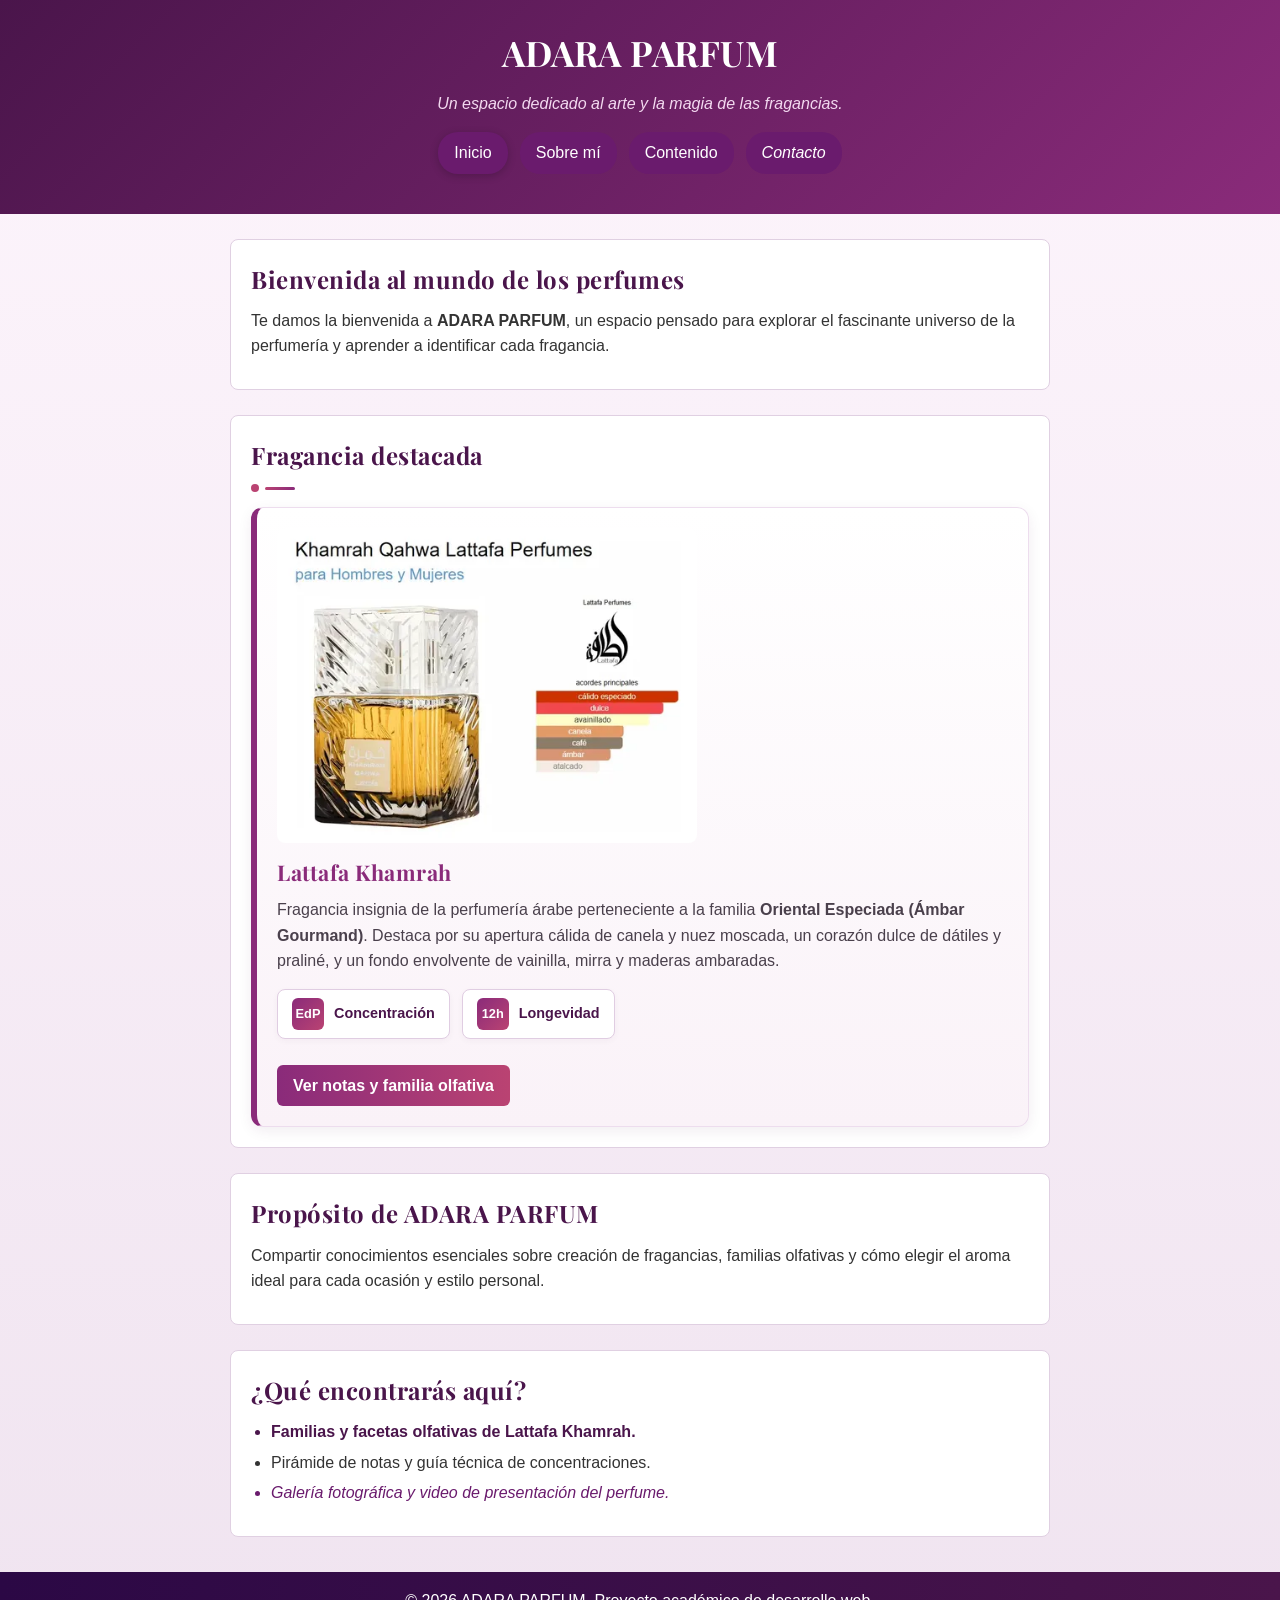
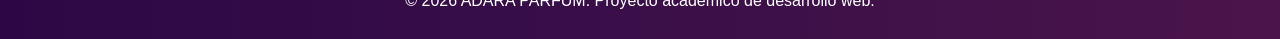
<file: index.html>
<!DOCTYPE html>
<html lang="es">

<head>
    <meta charset="UTF-8">
    <meta name="viewport" content="width=device-width, initial-scale=1.0">
    <title>ADARA PARFUM | Inicio</title>
    <link rel="stylesheet" href="style.css">
</head>

<body>

    <header>
        <h1>ADARA PARFUM</h1>
        <p>Un espacio dedicado al arte y la magia de las fragancias.</p>
        <nav class="menu">
            <ul class="menu__lista">
                <li class="menu__item"><a href="index.html" class="menu__enlace menu__enlace--activo">Inicio</a></li>
                <li class="menu__item"><a href="sobre-mi.html" class="menu__enlace">Sobre mí</a></li>
                <li class="menu__item"><a href="contenido.html" class="menu__enlace">Contenido</a></li>
                <li class="menu__item"><a href="contacto.html" class="menu__enlace">Contacto</a></li>
            </ul>
        </nav>
    </header>

    <main>
        <section id="presentacion">
            <h2>Bienvenida al mundo de los perfumes</h2>
            <p>
                Te damos la bienvenida a <strong>ADARA PARFUM</strong>, un espacio pensado para explorar el fascinante
                universo de la perfumería y aprender a identificar cada fragancia.
            </p>
        </section>

        <section id="proyecto-destacado">
            <h2>Fragancia destacada</h2>
            <div class="detalle-decorativo">
                <span class="punto-circulo"></span>
                <span class="linea-cuadrada"></span>
            </div>
            <article class="tarjeta tarjeta--destacada">
                <img src="recursos/khamram.jpg" alt="Frasco de cristal del perfume Lattafa Khamrah" class="tarjeta__imagen">
                <h3 class="tarjeta__titulo tarjeta__titulo--resaltado">Lattafa Khamrah</h3>
                <p class="tarjeta__texto">Fragancia insignia de la perfumería árabe perteneciente a la familia <strong>Oriental Especiada (Ámbar Gourmand)</strong>. Destaca por su apertura cálida de canela y nuez moscada, un corazón dulce de dátiles y praliné, y un fondo envolvente de vainilla, mirra y maderas ambaradas.</p>
                <div class="badges-contenedor">
                    <div class="tarjeta-metrica">
                        <span class="figura-cuadrado">EdP</span>
                        <span class="tarjeta-metrica__etiqueta">Concentración</span>
                    </div>
                    <div class="tarjeta-metrica">
                        <span class="figura-cuadrado">12h</span>
                        <span class="tarjeta-metrica__etiqueta">Longevidad</span>
                    </div>
                </div>
                <br>
                <a href="contenido.html" class="tarjeta__enlace tarjeta__enlace--primario">Ver notas y familia olfativa</a>
            </article>
        </section>

        <section id="proposito">
            <h2>Propósito de ADARA PARFUM</h2>
            <p>
                Compartir conocimientos esenciales sobre creación de fragancias, familias olfativas y cómo elegir el
                aroma ideal para cada ocasión y estilo personal.
            </p>
        </section>

        <section id="oferta">
            <h2>¿Qué encontrarás aquí?</h2>
            <ul>
                <li>Familias y facetas olfativas de Lattafa Khamrah.</li>
                <li>Pirámide de notas y guía técnica de concentraciones.</li>
                <li>Galería fotográfica y video de presentación del perfume.</li>
            </ul>
        </section>
    </main>

    <footer>
        <p>&copy; 2026 ADARA PARFUM. Proyecto académico de desarrollo web.</p>
    </footer>

</body>

</html>
</file>
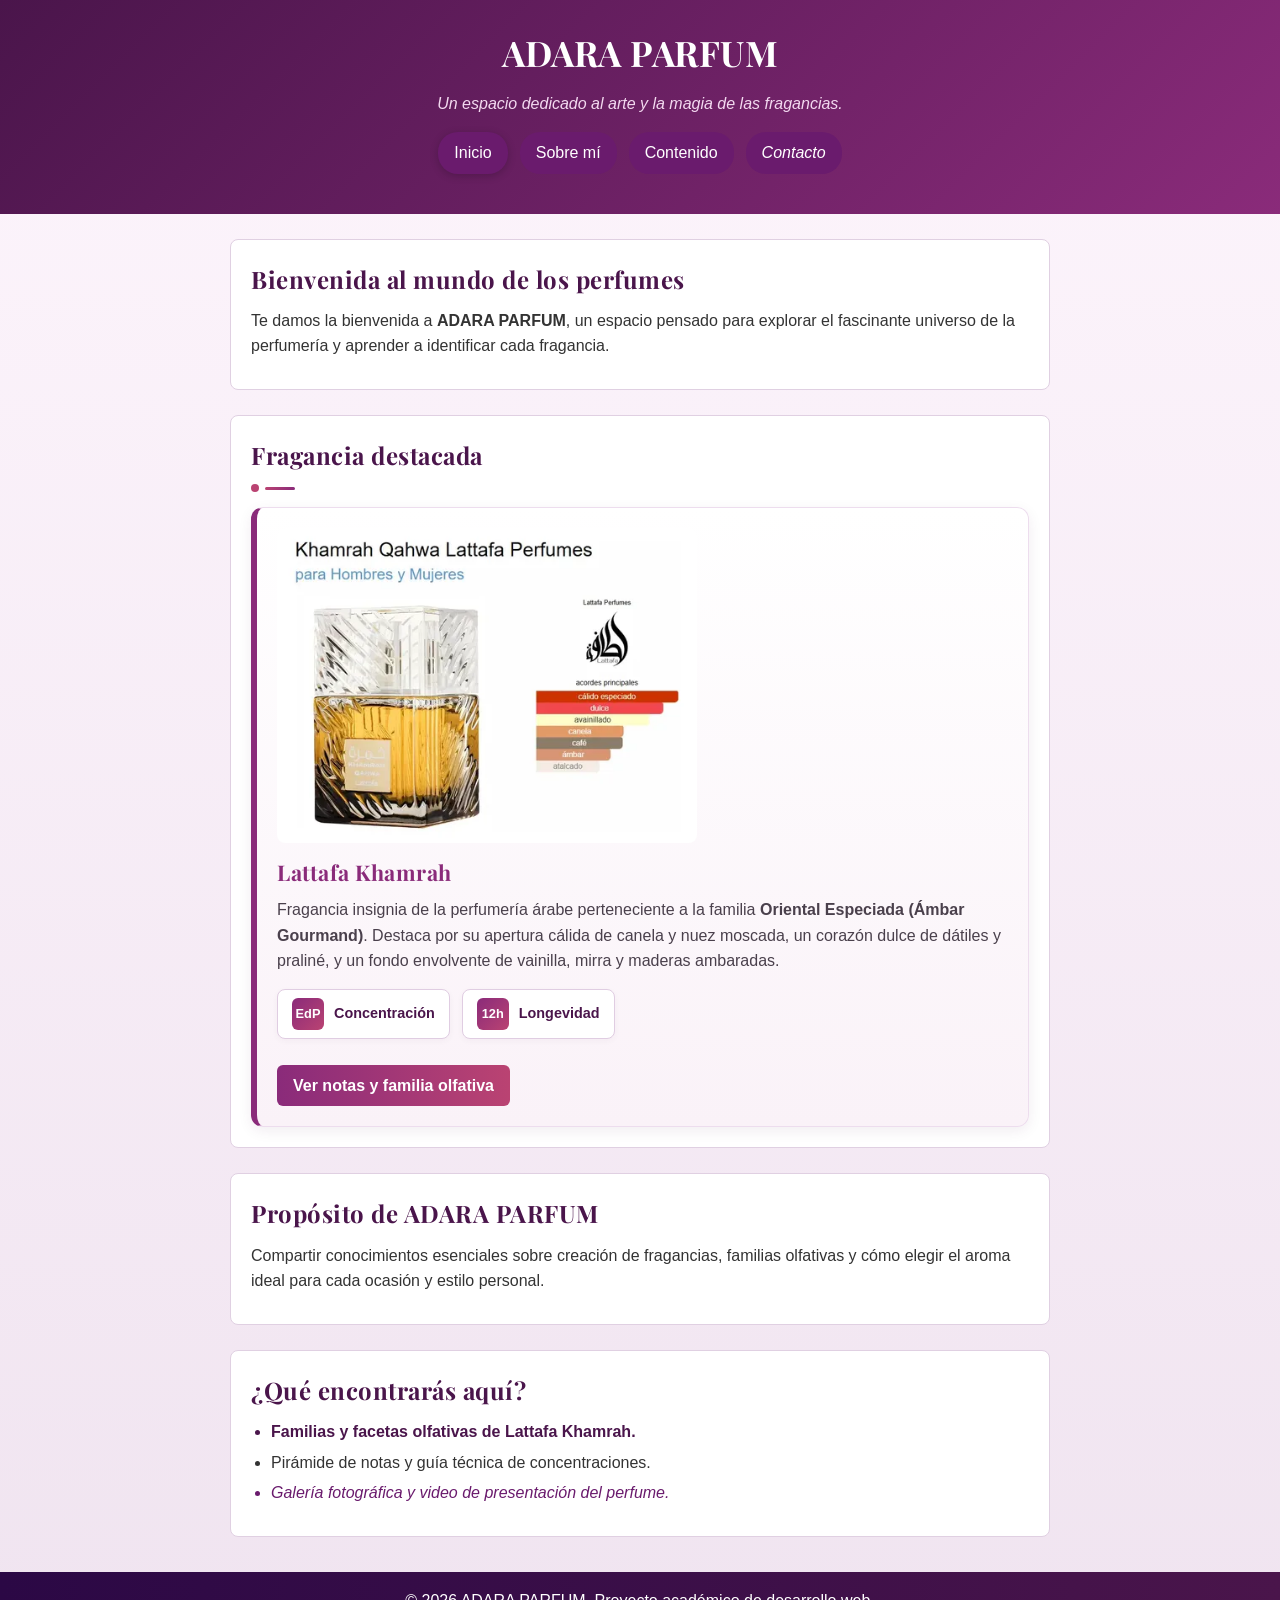
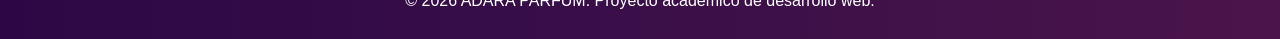
<file: html/index.html>
<!DOCTYPE html>
<html lang="es">

<head>
    <meta charset="UTF-8">
    <meta name="viewport" content="width=device-width, initial-scale=1.0">
    <title>ADARA PARFUM | Inicio</title>
    <link rel="stylesheet" href="../style/style.css">
</head>

<body>

    <header>
        <h1>ADARA PARFUM</h1>
        <p>Un espacio dedicado al arte y la magia de las fragancias.</p>
        <nav class="menu">
            <ul class="menu__lista">
                <li class="menu__item"><a href="index.html" class="menu__enlace menu__enlace--activo">Inicio</a></li>
                <li class="menu__item"><a href="sobre-mi.html" class="menu__enlace">Sobre mí</a></li>
                <li class="menu__item"><a href="contenido.html" class="menu__enlace">Contenido</a></li>
                <li class="menu__item"><a href="contacto.html" class="menu__enlace">Contacto</a></li>
            </ul>
        </nav>
    </header>

    <main>
        <section id="presentacion">
            <h2>Bienvenida al mundo de los perfumes</h2>
            <p>
                Te damos la bienvenida a <strong>ADARA PARFUM</strong>, un espacio pensado para explorar el fascinante
                universo de la perfumería y aprender a identificar cada fragancia.
            </p>
        </section>

        <section id="proyecto-destacado">
            <h2>Fragancia destacada</h2>
            <div class="detalle-decorativo">
                <span class="punto-circulo"></span>
                <span class="linea-cuadrada"></span>
            </div>
            <article class="tarjeta tarjeta--destacada">
                <img src="../recursos/khamram.jpg" alt="Frasco de cristal del perfume Lattafa Khamrah" class="tarjeta__imagen">
                <h3 class="tarjeta__titulo tarjeta__titulo--resaltado">Lattafa Khamrah</h3>
                <p class="tarjeta__texto">Fragancia insignia de la perfumería árabe perteneciente a la familia <strong>Oriental Especiada (Ámbar Gourmand)</strong>. Destaca por su apertura cálida de canela y nuez moscada, un corazón dulce de dátiles y praliné, y un fondo envolvente de vainilla, mirra y maderas ambaradas.</p>
                <div class="badges-contenedor">
                    <div class="tarjeta-metrica">
                        <span class="figura-cuadrado">EdP</span>
                        <span class="tarjeta-metrica__etiqueta">Concentración</span>
                    </div>
                    <div class="tarjeta-metrica">
                        <span class="figura-cuadrado">12h</span>
                        <span class="tarjeta-metrica__etiqueta">Longevidad</span>
                    </div>
                </div>
                <br>
                <a href="contenido.html" class="tarjeta__enlace tarjeta__enlace--primario">Ver notas y familia olfativa</a>
            </article>
        </section>

        <section id="proposito">
            <h2>Propósito de ADARA PARFUM</h2>
            <p>
                Compartir conocimientos esenciales sobre creación de fragancias, familias olfativas y cómo elegir el
                aroma ideal para cada ocasión y estilo personal.
            </p>
        </section>

        <section id="oferta">
            <h2>¿Qué encontrarás aquí?</h2>
            <ul>
                <li>Familias y facetas olfativas de Lattafa Khamrah.</li>
                <li>Pirámide de notas y guía técnica de concentraciones.</li>
                <li>Galería fotográfica y video de presentación del perfume.</li>
            </ul>
        </section>
    </main>

    <footer>
        <p>&copy; 2026 ADARA PARFUM. Proyecto académico de desarrollo web.</p>
    </footer>

</body>

</html>
</file>
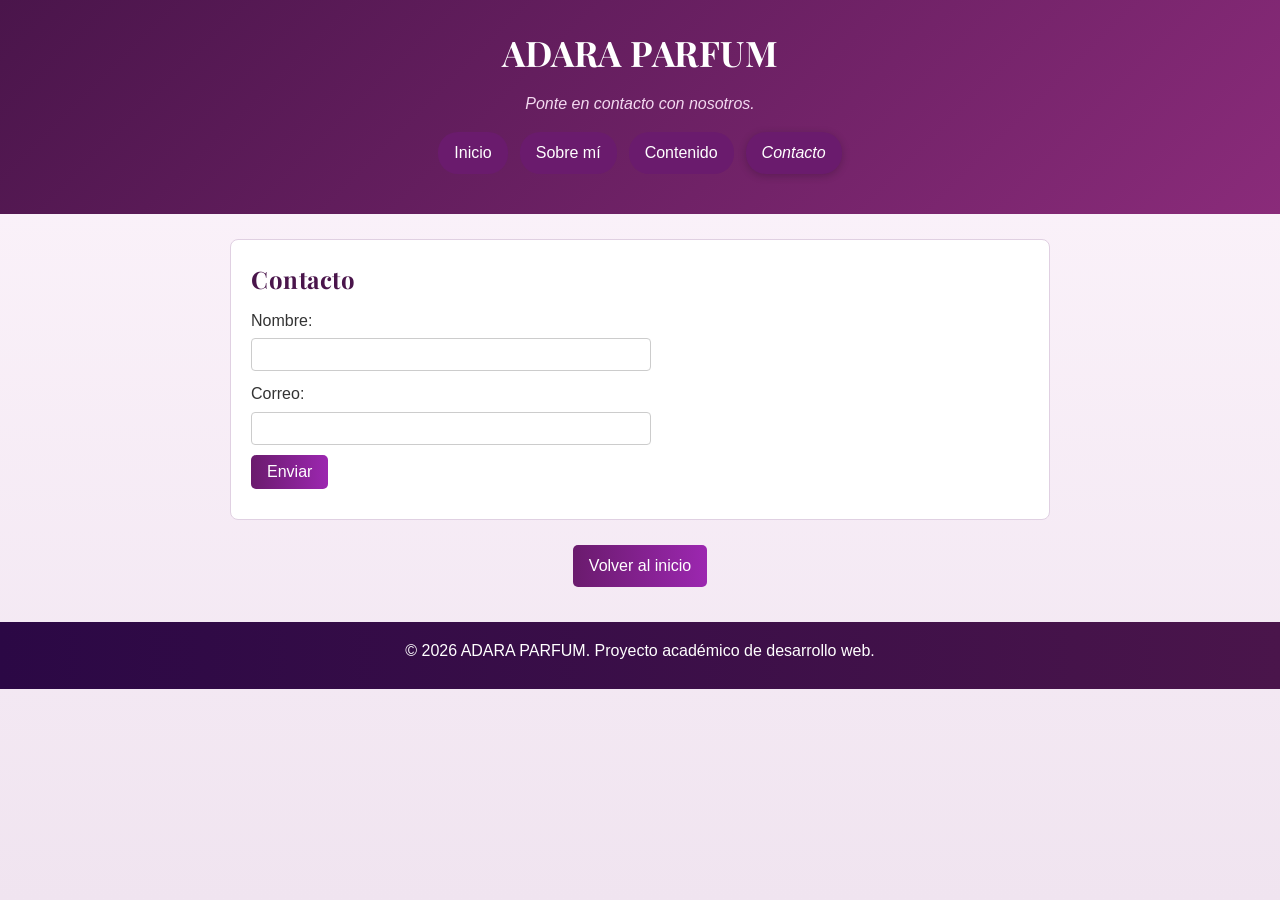
<file: contacto.html>
<!DOCTYPE html>
<html lang="es">

<head>
    <meta charset="UTF-8">
    <meta name="viewport" content="width=device-width, initial-scale=1.0">
    <title>ADARA PARFUM | Contacto</title>
    <link rel="stylesheet" href="style.css">
</head>

<body>

    <header>
        <h1>ADARA PARFUM</h1>
        <p>Ponte en contacto con nosotros.</p>
        <nav class="menu">
            <ul class="menu__lista">
                <li class="menu__item"><a href="index.html" class="menu__enlace">Inicio</a></li>
                <li class="menu__item"><a href="sobre-mi.html" class="menu__enlace">Sobre mí</a></li>
                <li class="menu__item"><a href="contenido.html" class="menu__enlace">Contenido</a></li>
                <li class="menu__item"><a href="contacto.html" class="menu__enlace menu__enlace--activo">Contacto</a></li>
            </ul>
        </nav>
    </header>

    <main>
        <section id="formulario-contacto">
            <h2>Contacto</h2>
            <form id="form-contacto" action="contacto.html" method="get">
                <p>
                    <label for="nombre">Nombre:</label><br>
                    <input type="text" id="nombre" name="nombre" required>
                </p>
                <p>
                    <label for="correo">Correo:</label><br>
                    <input type="email" id="correo" name="correo" required>
                </p>
                <p>
                    <button type="submit" class="btn-enlace">Enviar</button>
                </p>
            </form>
        </section>

        <section id="resultado" style="display: none;">
            <h2>Datos enviados</h2>
            <p><strong>Nombre:</strong> <span id="mostrar-nombre"></span></p>
            <p><strong>Correo:</strong> <span id="mostrar-correo"></span></p>
        </section>

        <p class="acceso-rapido">
            <a href="index.html" class="btn-enlace">Volver al inicio</a>
        </p>
    </main>

    <footer>
        <p>&copy; 2026 ADARA PARFUM. Proyecto académico de desarrollo web.</p>
    </footer>

    <script>
        function procesarDatos() {
            var params = new URLSearchParams(window.location.search);
            var nombreUrl = params.get('nombre');
            var correoUrl = params.get('correo');
            if (nombreUrl && correoUrl) {
                document.getElementById('nombre').value = nombreUrl;
                document.getElementById('correo').value = correoUrl;
                document.getElementById('mostrar-nombre').textContent = nombreUrl;
                document.getElementById('mostrar-correo').textContent = correoUrl;
                document.getElementById('resultado').style.display = 'block';
            }
        }

        document.getElementById('form-contacto').addEventListener('submit', function (event) {
            event.preventDefault();
            var n = document.getElementById('nombre').value;
            var c = document.getElementById('correo').value;
            if (n && c) {
                document.getElementById('mostrar-nombre').textContent = n;
                document.getElementById('mostrar-correo').textContent = c;
                document.getElementById('resultado').style.display = 'block';
            }
        });

        procesarDatos();
    </script>

</body>

</html>
</file>
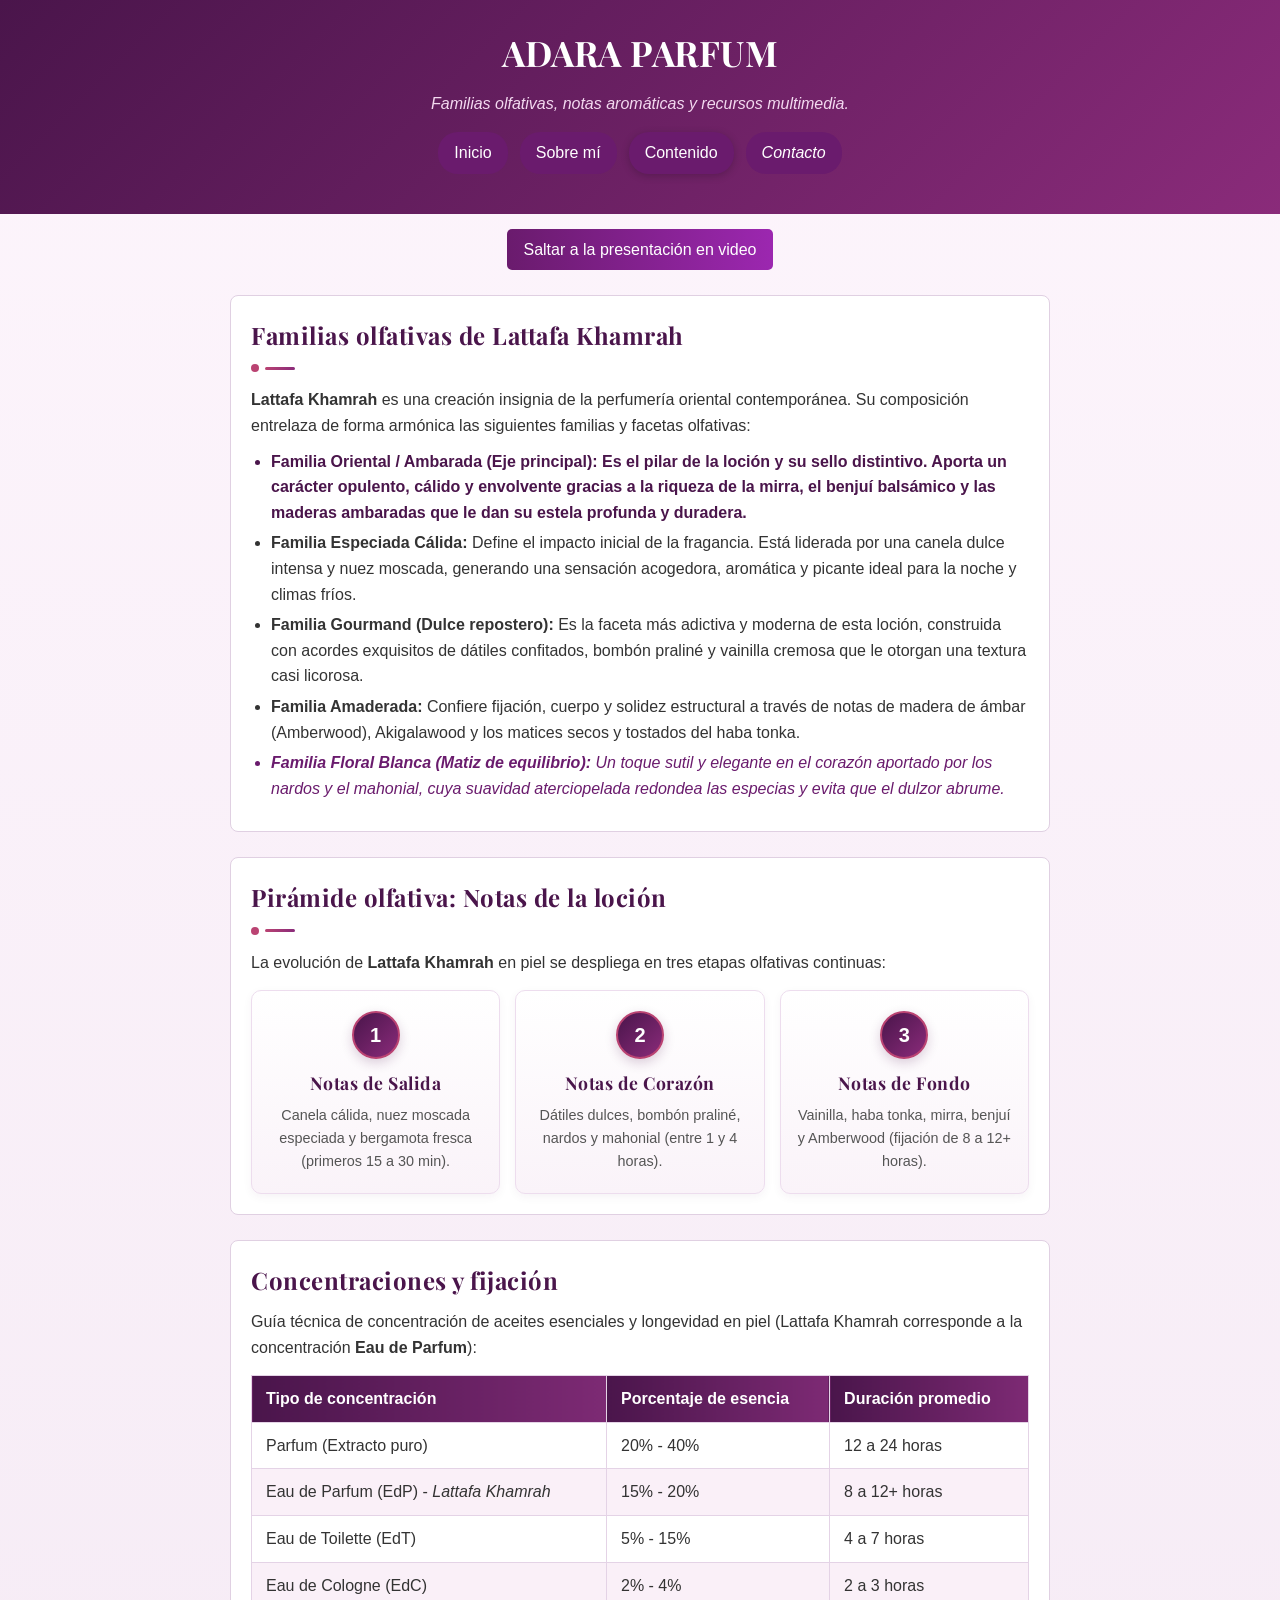
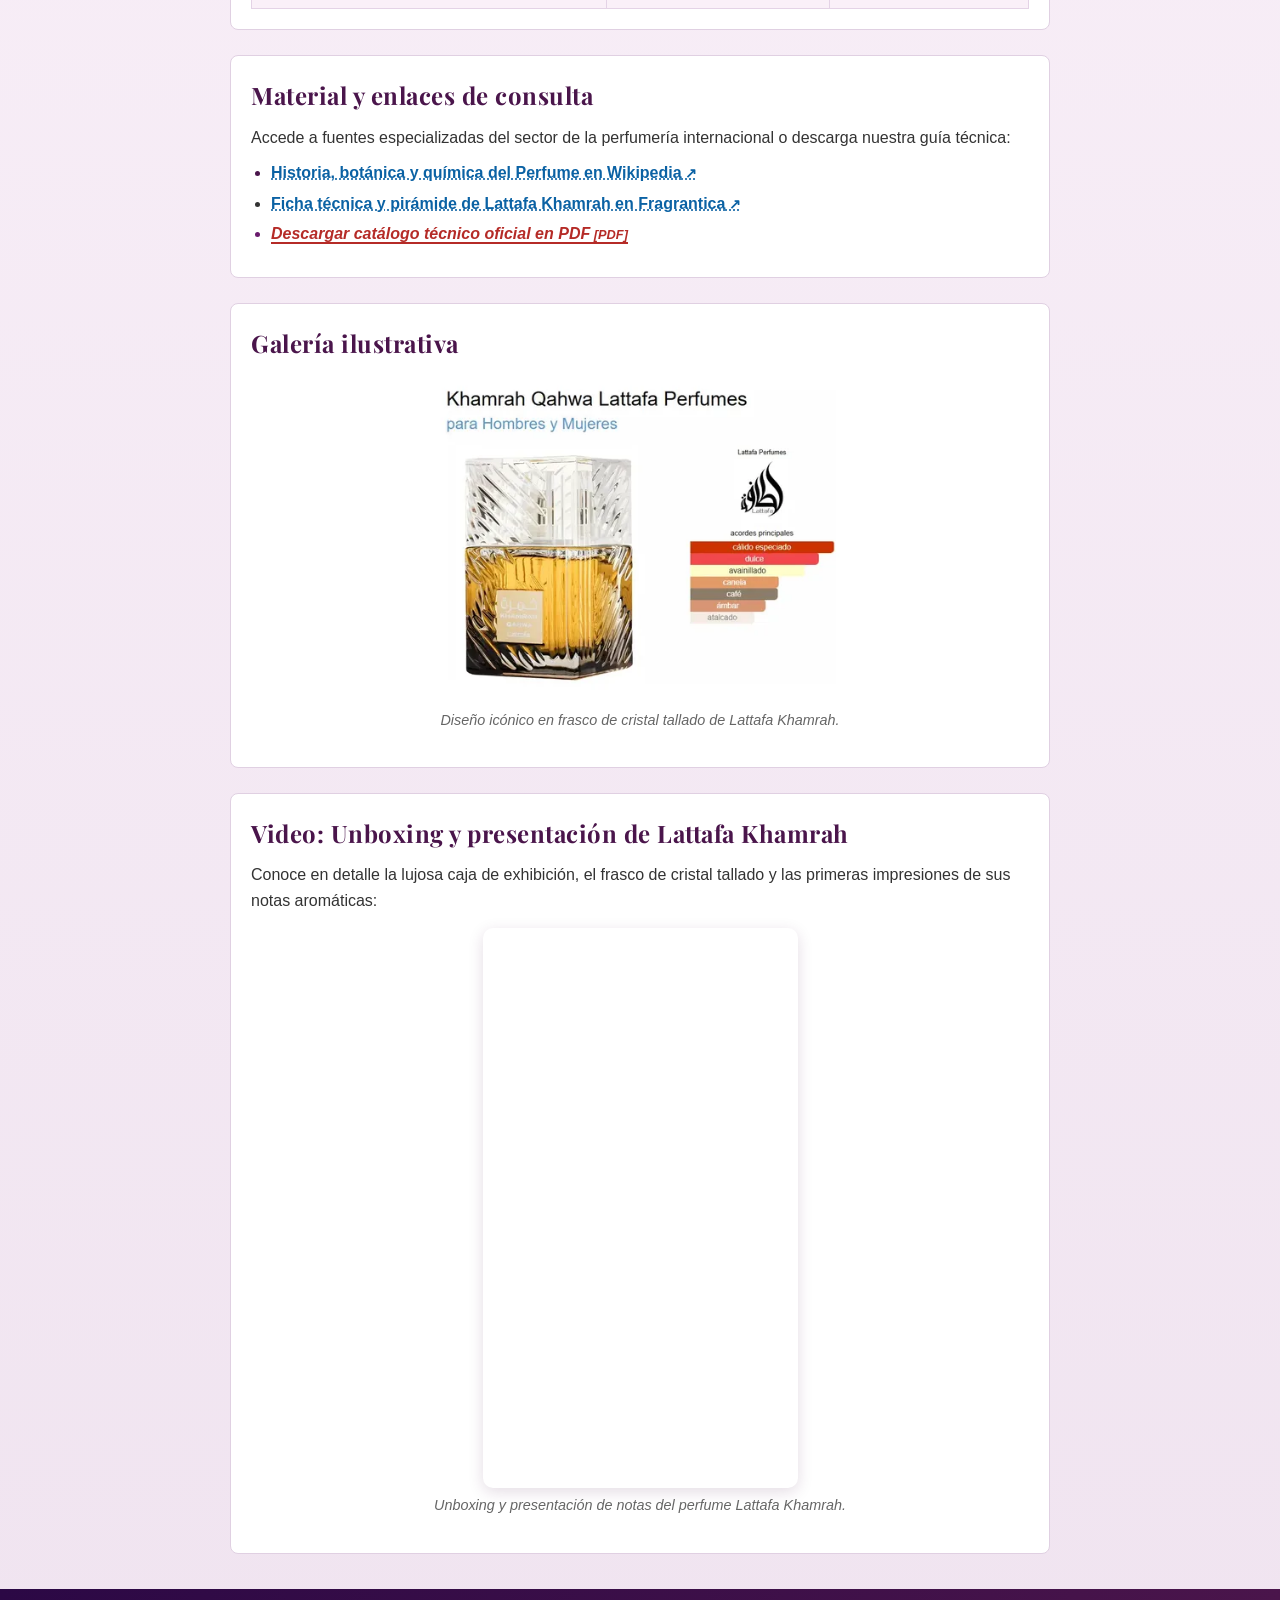
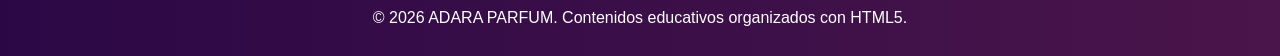
<file: contenido.html>
<!DOCTYPE html>
<html lang="es">

<head>
    <meta charset="UTF-8">
    <meta name="viewport" content="width=device-width, initial-scale=1.0">
    <title>ADARA PARFUM | Contenido</title>
    <link rel="stylesheet" href="style.css">
</head>

<body>

    <header>
        <h1>ADARA PARFUM</h1>
        <p>Familias olfativas, notas aromáticas y recursos multimedia.</p>
        <nav class="menu">
            <ul class="menu__lista">
                <li class="menu__item"><a href="index.html" class="menu__enlace">Inicio</a></li>
                <li class="menu__item"><a href="sobre-mi.html" class="menu__enlace">Sobre mí</a></li>
                <li class="menu__item"><a href="contenido.html" class="menu__enlace menu__enlace--activo">Contenido</a>
                </li>
                <li class="menu__item"><a href="contacto.html" class="menu__enlace">Contacto</a></li>
            </ul>
        </nav>
    </header>

    <p class="acceso-rapido">
        <a href="#seccion-video" class="btn-enlace">Saltar a la presentación en video</a>
    </p>

    <main>
        <section id="tipos-perfumes">
            <h2>Familias olfativas de Lattafa Khamrah</h2>
            <div class="detalle-decorativo">
                <span class="punto-circulo"></span>
                <span class="linea-cuadrada"></span>
            </div>
            <p><strong>Lattafa Khamrah</strong> es una creación insignia de la perfumería oriental contemporánea. Su composición entrelaza de forma armónica las siguientes familias y facetas olfativas:</p>
            <ul>
                <li><strong>Familia Oriental / Ambarada (Eje principal):</strong> Es el pilar de la loción y su sello distintivo. Aporta un carácter opulento, cálido y envolvente gracias a la riqueza de la mirra, el benjuí balsámico y las maderas ambaradas que le dan su estela profunda y duradera.</li>
                <li><strong>Familia Especiada Cálida:</strong> Define el impacto inicial de la fragancia. Está liderada por una canela dulce intensa y nuez moscada, generando una sensación acogedora, aromática y picante ideal para la noche y climas fríos.</li>
                <li><strong>Familia Gourmand (Dulce repostero):</strong> Es la faceta más adictiva y moderna de esta loción, construida con acordes exquisitos de dátiles confitados, bombón praliné y vainilla cremosa que le otorgan una textura casi licorosa.</li>
                <li><strong>Familia Amaderada:</strong> Confiere fijación, cuerpo y solidez estructural a través de notas de madera de ámbar (Amberwood), Akigalawood y los matices secos y tostados del haba tonka.</li>
                <li><strong>Familia Floral Blanca (Matiz de equilibrio):</strong> Un toque sutil y elegante en el corazón aportado por los nardos y el mahonial, cuya suavidad aterciopelada redondea las especias y evita que el dulzor abrume.</li>
            </ul>
        </section>

        <section id="piramide-khamrah">
            <h2>Pirámide olfativa: Notas de la loción</h2>
            <div class="detalle-decorativo">
                <span class="punto-circulo"></span>
                <span class="linea-cuadrada"></span>
            </div>
            <p>La evolución de <strong>Lattafa Khamrah</strong> en piel se despliega en tres etapas olfativas continuas:</p>
            <div class="cuadricula-geometrica">
                <article class="caja-cuadrada">
                    <div class="figura-circulo figura-circulo--icono">1</div>
                    <h3 class="caja-cuadrada__titulo">Notas de Salida</h3>
                    <p class="caja-cuadrada__texto">Canela cálida, nuez moscada especiada y bergamota fresca (primeros 15 a 30 min).</p>
                </article>
                <article class="caja-cuadrada">
                    <div class="figura-circulo figura-circulo--icono">2</div>
                    <h3 class="caja-cuadrada__titulo">Notas de Corazón</h3>
                    <p class="caja-cuadrada__texto">Dátiles dulces, bombón praliné, nardos y mahonial (entre 1 y 4 horas).</p>
                </article>
                <article class="caja-cuadrada">
                    <div class="figura-circulo figura-circulo--icono">3</div>
                    <h3 class="caja-cuadrada__titulo">Notas de Fondo</h3>
                    <p class="caja-cuadrada__texto">Vainilla, haba tonka, mirra, benjuí y Amberwood (fijación de 8 a 12+ horas).</p>
                </article>
            </div>
        </section>

        <section id="tabla-concentraciones">
            <h2>Concentraciones y fijación</h2>
            <p>Guía técnica de concentración de aceites esenciales y longevidad en piel (Lattafa Khamrah corresponde a
                la concentración <strong>Eau de Parfum</strong>):</p>
            <table class="tabla-fragancias">
                <thead>
                    <tr>
                        <th>Tipo de concentración</th>
                        <th>Porcentaje de esencia</th>
                        <th>Duración promedio</th>
                    </tr>
                </thead>
                <tbody>
                    <tr>
                        <td>Parfum (Extracto puro)</td>
                        <td>20% - 40%</td>
                        <td>12 a 24 horas</td>
                    </tr>
                    <tr>
                        <td>Eau de Parfum (EdP) - <em>Lattafa Khamrah</em></td>
                        <td>15% - 20%</td>
                        <td>8 a 12+ horas</td>
                    </tr>
                    <tr>
                        <td>Eau de Toilette (EdT)</td>
                        <td>5% - 15%</td>
                        <td>4 a 7 horas</td>
                    </tr>
                    <tr>
                        <td>Eau de Cologne (EdC)</td>
                        <td>2% - 4%</td>
                        <td>2 a 3 horas</td>
                    </tr>
                </tbody>
            </table>
        </section>

        <section id="recursos-enlaces">
            <h2>Material y enlaces de consulta</h2>
            <p>Accede a fuentes especializadas del sector de la perfumería internacional o descarga nuestra guía
                técnica:</p>
            <ul class="lista-enlaces">
                <li><a href="https://es.wikipedia.org/wiki/Perfume" target="_blank" rel="noopener">Historia, botánica y
                        química del Perfume en Wikipedia</a></li>
                <li><a href="https://www.fragrantica.es/perfume/Lattafa-Perfumes/Khamrah-75805.html" target="_blank"
                        rel="noopener">Ficha técnica y pirámide de Lattafa Khamrah en Fragrantica</a></li>
                <li><a href="recursos/guia-fragancias.pdf" download>Descargar catálogo técnico oficial en PDF</a>
                </li>
            </ul>
        </section>

        <section id="seccion-imagen">
            <h2>Galería ilustrativa</h2>
            <figure>
                <img src="recursos/khamram.jpg" alt="Frasco de cristal tallado del perfume Lattafa Khamrah"
                    width="425" height="425">
                <figcaption>Diseño icónico en frasco de cristal tallado de Lattafa Khamrah.</figcaption>
            </figure>
        </section>

        <section id="seccion-video">
            <h2>Video: Unboxing y presentación de Lattafa Khamrah</h2>
            <p>Conoce en detalle la lujosa caja de exhibición, el frasco de cristal tallado y las primeras impresiones
                de sus notas aromáticas:</p>
            <figure>
                <iframe width="315" height="560" src="https://www.youtube.com/embed/USwLjS1r1To"
                    title="Unboxing y reseña de Lattafa Khamrah"
                    allow="accelerometer; autoplay; clipboard-write; encrypted-media; gyroscope; picture-in-picture; web-share"
                    allowfullscreen></iframe>
                <figcaption>Unboxing y presentación de notas del perfume Lattafa Khamrah.</figcaption>
            </figure>
        </section>
    </main>

    <footer>
        <p>&copy; 2026 ADARA PARFUM. Contenidos educativos organizados con HTML5.</p>
    </footer>

</body>

</html>
</file>
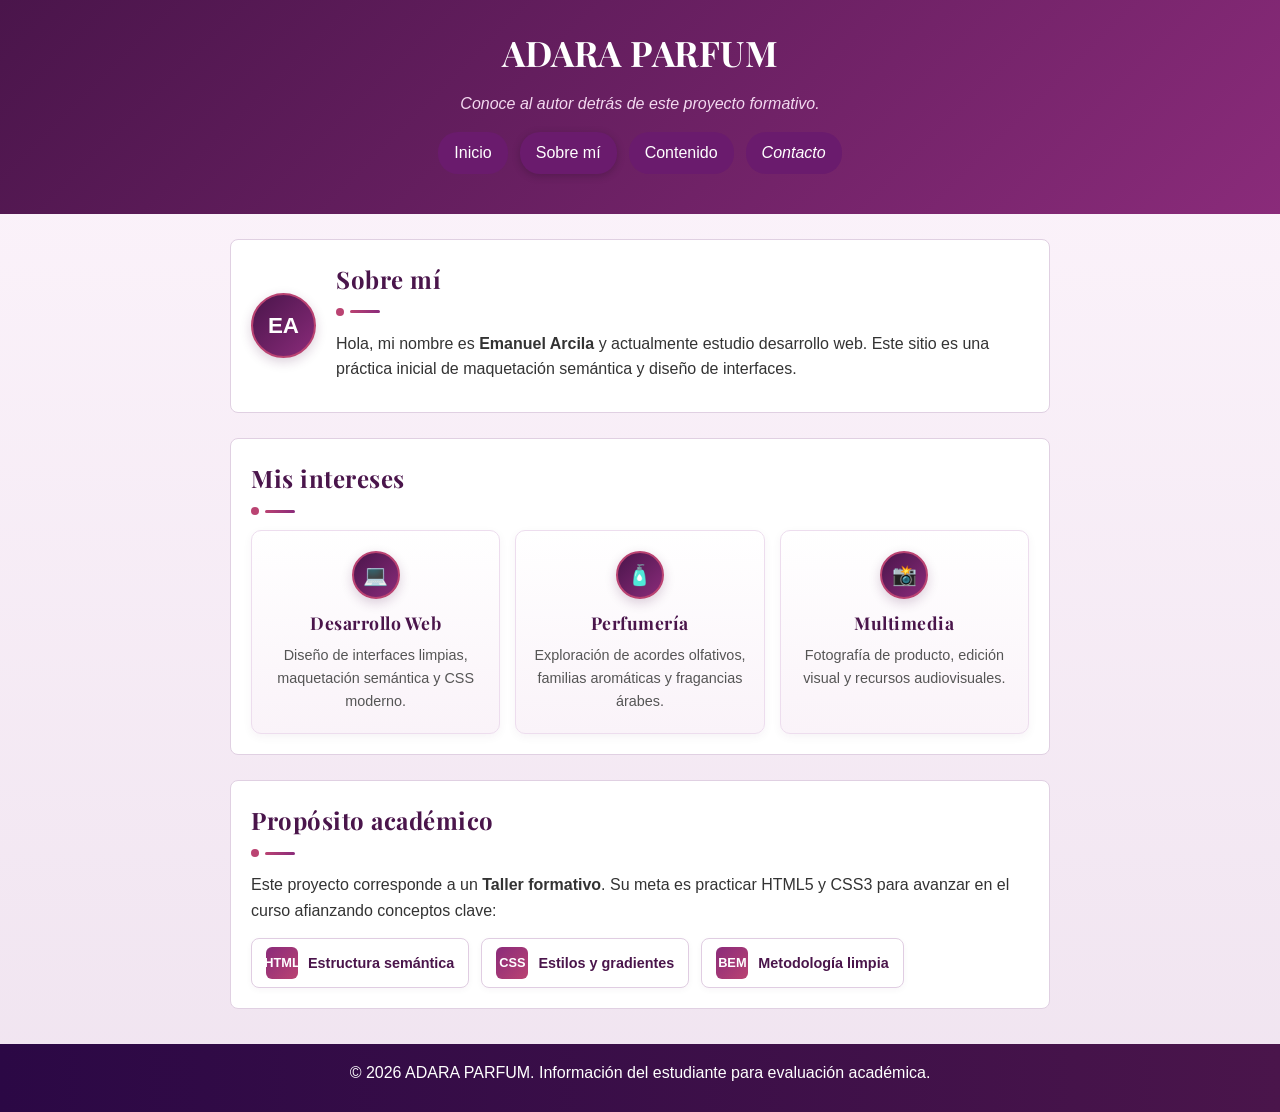
<file: sobre-mi.html>
<!DOCTYPE html>
<html lang="es">

<head>
    <meta charset="UTF-8">
    <meta name="viewport" content="width=device-width, initial-scale=1.0">
    <title>ADARA PARFUM | Sobre mí</title>
    <link rel="stylesheet" href="style.css">
</head>

<body>

    <header>
        <h1>ADARA PARFUM</h1>
        <p>Conoce al autor detrás de este proyecto formativo.</p>
        <nav class="menu">
            <ul class="menu__lista">
                <li class="menu__item"><a href="index.html" class="menu__enlace">Inicio</a></li>
                <li class="menu__item"><a href="sobre-mi.html" class="menu__enlace menu__enlace--activo">Sobre mí</a>
                </li>
                <li class="menu__item"><a href="contenido.html" class="menu__enlace">Contenido</a></li>
                <li class="menu__item"><a href="contacto.html" class="menu__enlace">Contacto</a></li>
            </ul>
        </nav>
    </header>

    <main>
        <section id="presentacion-creador">
            <div class="perfil-contenedor">
                <div class="figura-circulo">EA</div>
                <div class="perfil-texto">
                    <h2>Sobre mí</h2>
                    <div class="detalle-decorativo">
                        <span class="punto-circulo"></span>
                        <span class="linea-cuadrada"></span>
                    </div>
                    <p>
                        Hola, mi nombre es <strong>Emanuel Arcila</strong> y actualmente estudio desarrollo web.
                        Este sitio es una práctica inicial de maquetación semántica y diseño de interfaces.
                    </p>
                </div>
            </div>
        </section>

        <section id="intereses">
            <h2>Mis intereses</h2>
            <div class="detalle-decorativo">
                <span class="punto-circulo"></span>
                <span class="linea-cuadrada"></span>
            </div>
            <div class="cuadricula-geometrica">
                <article class="caja-cuadrada">
                    <div class="figura-circulo figura-circulo--icono">💻</div>
                    <h3 class="caja-cuadrada__titulo">Desarrollo Web</h3>
                    <p class="caja-cuadrada__texto">Diseño de interfaces limpias, maquetación semántica y CSS moderno.</p>
                </article>
                <article class="caja-cuadrada">
                    <div class="figura-circulo figura-circulo--icono">🧴</div>
                    <h3 class="caja-cuadrada__titulo">Perfumería</h3>
                    <p class="caja-cuadrada__texto">Exploración de acordes olfativos, familias aromáticas y fragancias árabes.</p>
                </article>
                <article class="caja-cuadrada">
                    <div class="figura-circulo figura-circulo--icono">📸</div>
                    <h3 class="caja-cuadrada__titulo">Multimedia</h3>
                    <p class="caja-cuadrada__texto">Fotografía de producto, edición visual y recursos audiovisuales.</p>
                </article>
            </div>
        </section>

        <section id="proposito-academico">
            <h2>Propósito académico</h2>
            <div class="detalle-decorativo">
                <span class="punto-circulo"></span>
                <span class="linea-cuadrada"></span>
            </div>
            <p>
                Este proyecto corresponde a un <strong>Taller formativo</strong>. Su meta es practicar HTML5 y CSS3 para avanzar en el curso afianzando conceptos clave:
            </p>
            <div class="badges-contenedor">
                <div class="tarjeta-metrica">
                    <span class="figura-cuadrado">HTML</span>
                    <span class="tarjeta-metrica__etiqueta">Estructura semántica</span>
                </div>
                <div class="tarjeta-metrica">
                    <span class="figura-cuadrado">CSS</span>
                    <span class="tarjeta-metrica__etiqueta">Estilos y gradientes</span>
                </div>
                <div class="tarjeta-metrica">
                    <span class="figura-cuadrado">BEM</span>
                    <span class="tarjeta-metrica__etiqueta">Metodología limpia</span>
                </div>
            </div>
        </section>
    </main>

    <footer>
        <p>&copy; 2026 ADARA PARFUM. Información del estudiante para evaluación académica.</p>
    </footer>

</body>

</html>
</file>
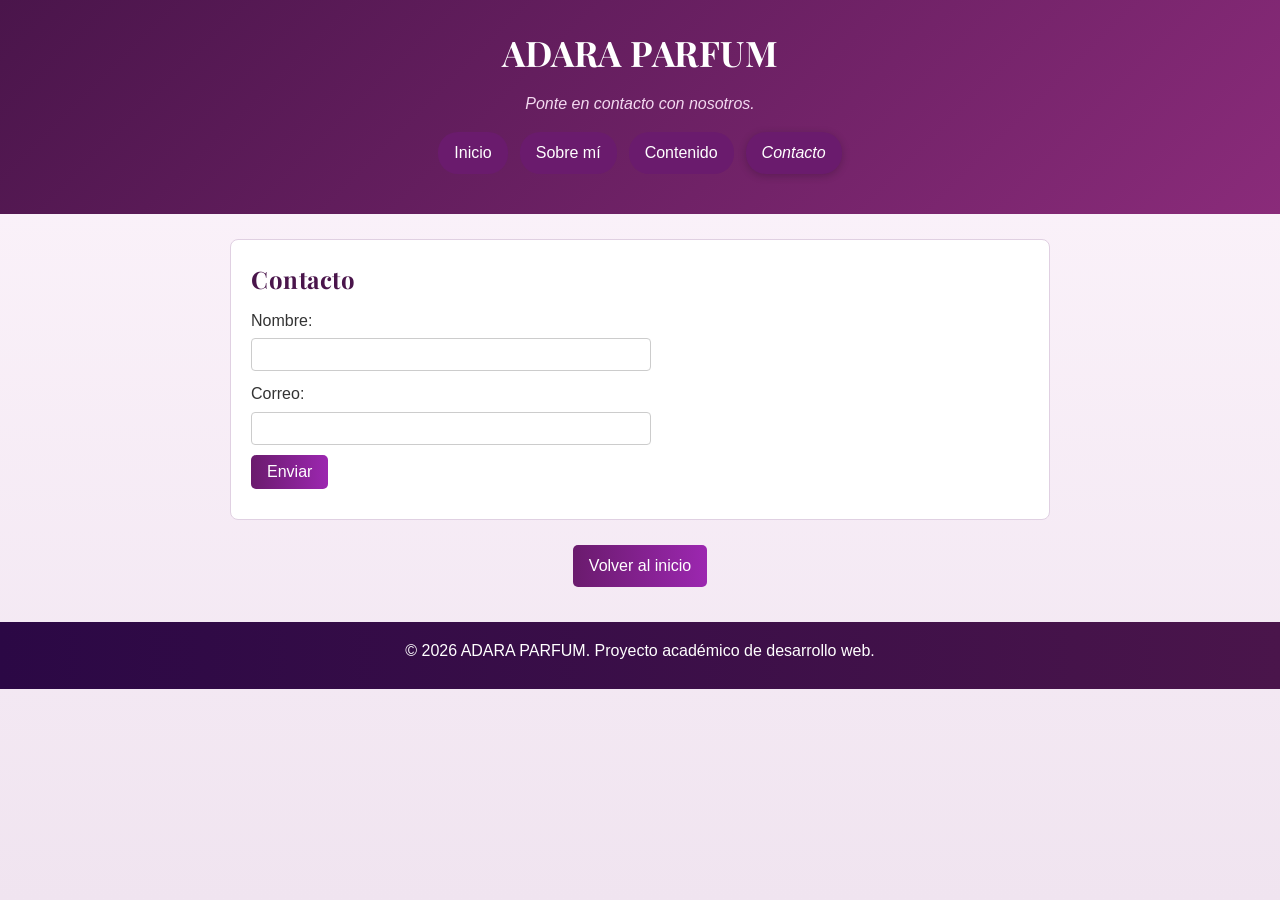
<file: html/contacto.html>
<!DOCTYPE html>
<html lang="es">

<head>
    <meta charset="UTF-8">
    <meta name="viewport" content="width=device-width, initial-scale=1.0">
    <title>ADARA PARFUM | Contacto</title>
    <link rel="stylesheet" href="../style/style.css">
</head>

<body>

    <header>
        <h1>ADARA PARFUM</h1>
        <p>Ponte en contacto con nosotros.</p>
        <nav class="menu">
            <ul class="menu__lista">
                <li class="menu__item"><a href="index.html" class="menu__enlace">Inicio</a></li>
                <li class="menu__item"><a href="sobre-mi.html" class="menu__enlace">Sobre mí</a></li>
                <li class="menu__item"><a href="contenido.html" class="menu__enlace">Contenido</a></li>
                <li class="menu__item"><a href="contacto.html" class="menu__enlace menu__enlace--activo">Contacto</a></li>
            </ul>
        </nav>
    </header>

    <main>
        <section id="formulario-contacto">
            <h2>Contacto</h2>
            <form id="form-contacto" action="contacto.html" method="get">
                <p>
                    <label for="nombre">Nombre:</label><br>
                    <input type="text" id="nombre" name="nombre" required>
                </p>
                <p>
                    <label for="correo">Correo:</label><br>
                    <input type="email" id="correo" name="correo" required>
                </p>
                <p>
                    <button type="submit" class="btn-enlace">Enviar</button>
                </p>
            </form>
        </section>

        <section id="resultado" style="display: none;">
            <h2>Datos enviados</h2>
            <p><strong>Nombre:</strong> <span id="mostrar-nombre"></span></p>
            <p><strong>Correo:</strong> <span id="mostrar-correo"></span></p>
        </section>

        <p class="acceso-rapido">
            <a href="index.html" class="btn-enlace">Volver al inicio</a>
        </p>
    </main>

    <footer>
        <p>&copy; 2026 ADARA PARFUM. Proyecto académico de desarrollo web.</p>
    </footer>

    <script>
        function procesarDatos() {
            var params = new URLSearchParams(window.location.search);
            var nombreUrl = params.get('nombre');
            var correoUrl = params.get('correo');
            if (nombreUrl && correoUrl) {
                document.getElementById('nombre').value = nombreUrl;
                document.getElementById('correo').value = correoUrl;
                document.getElementById('mostrar-nombre').textContent = nombreUrl;
                document.getElementById('mostrar-correo').textContent = correoUrl;
                document.getElementById('resultado').style.display = 'block';
            }
        }

        document.getElementById('form-contacto').addEventListener('submit', function (event) {
            event.preventDefault();
            var n = document.getElementById('nombre').value;
            var c = document.getElementById('correo').value;
            if (n && c) {
                document.getElementById('mostrar-nombre').textContent = n;
                document.getElementById('mostrar-correo').textContent = c;
                document.getElementById('resultado').style.display = 'block';
            }
        });

        procesarDatos();
    </script>

</body>

</html>
</file>
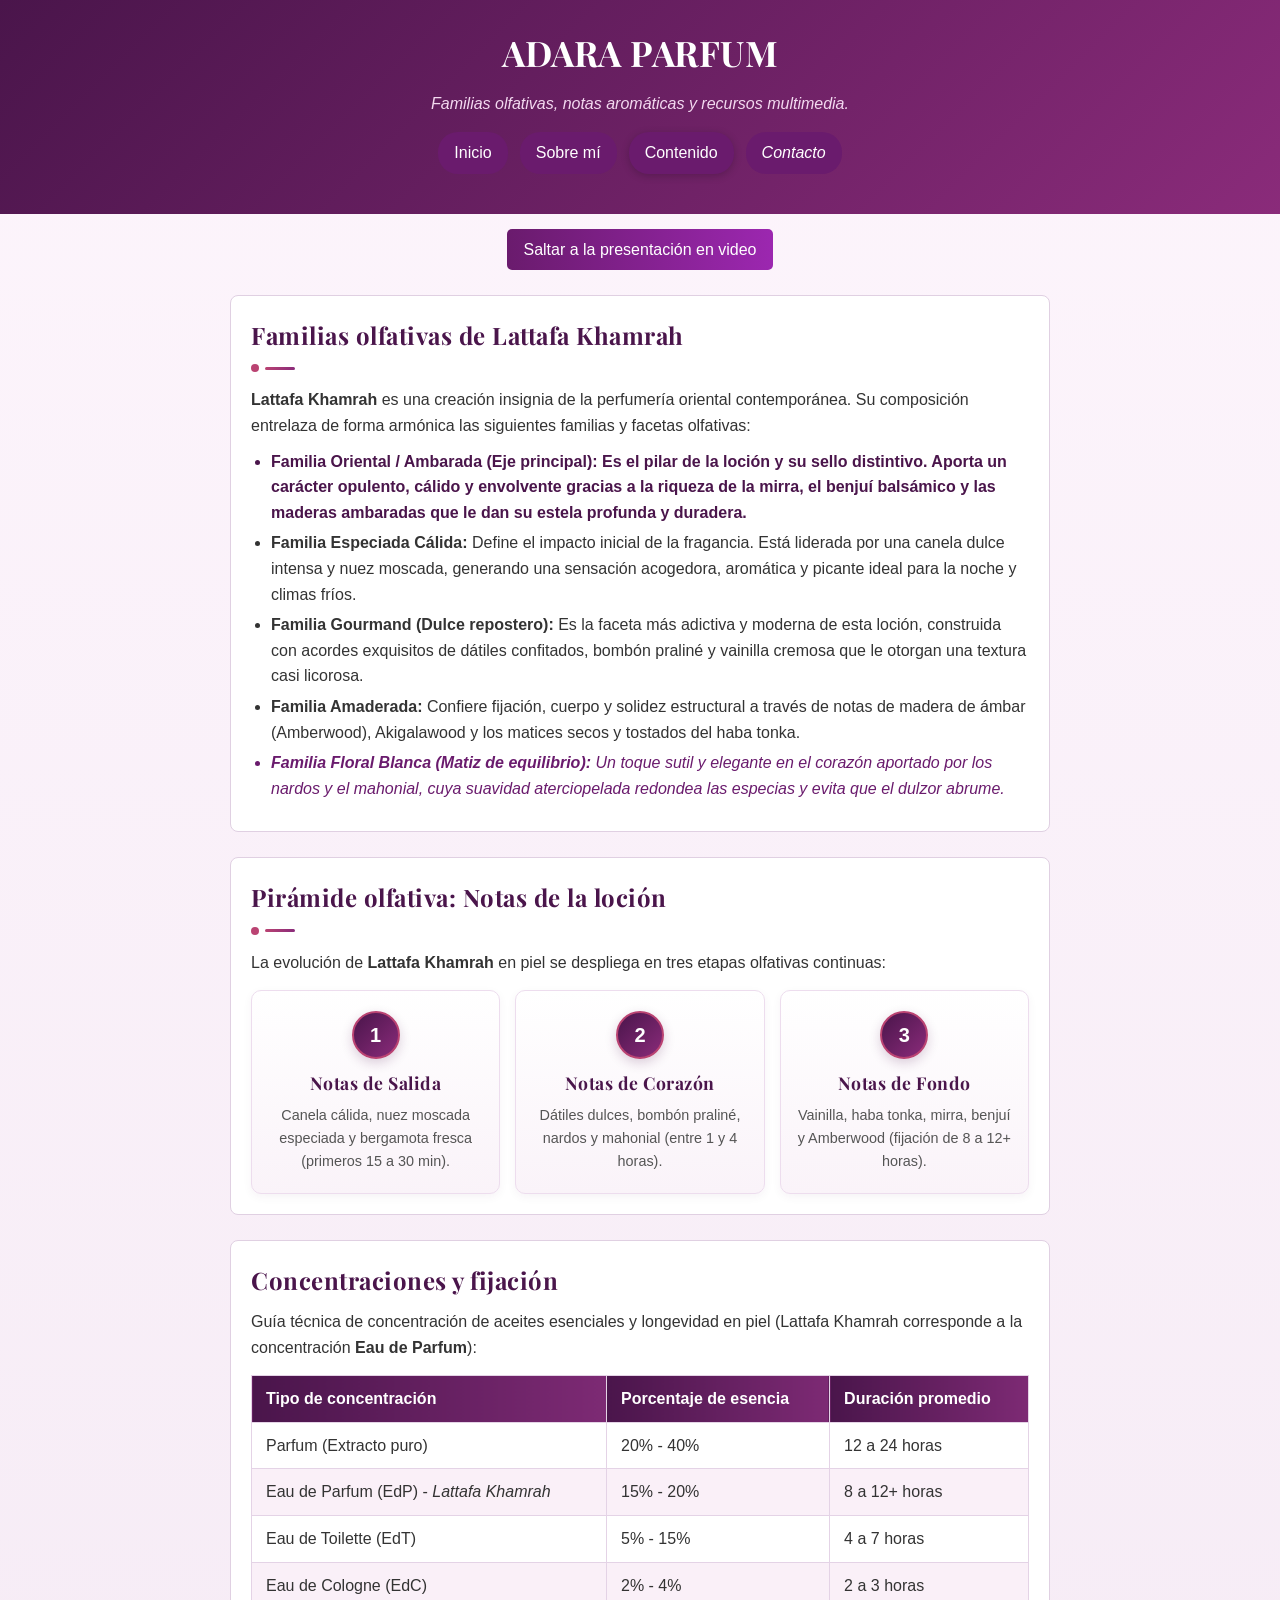
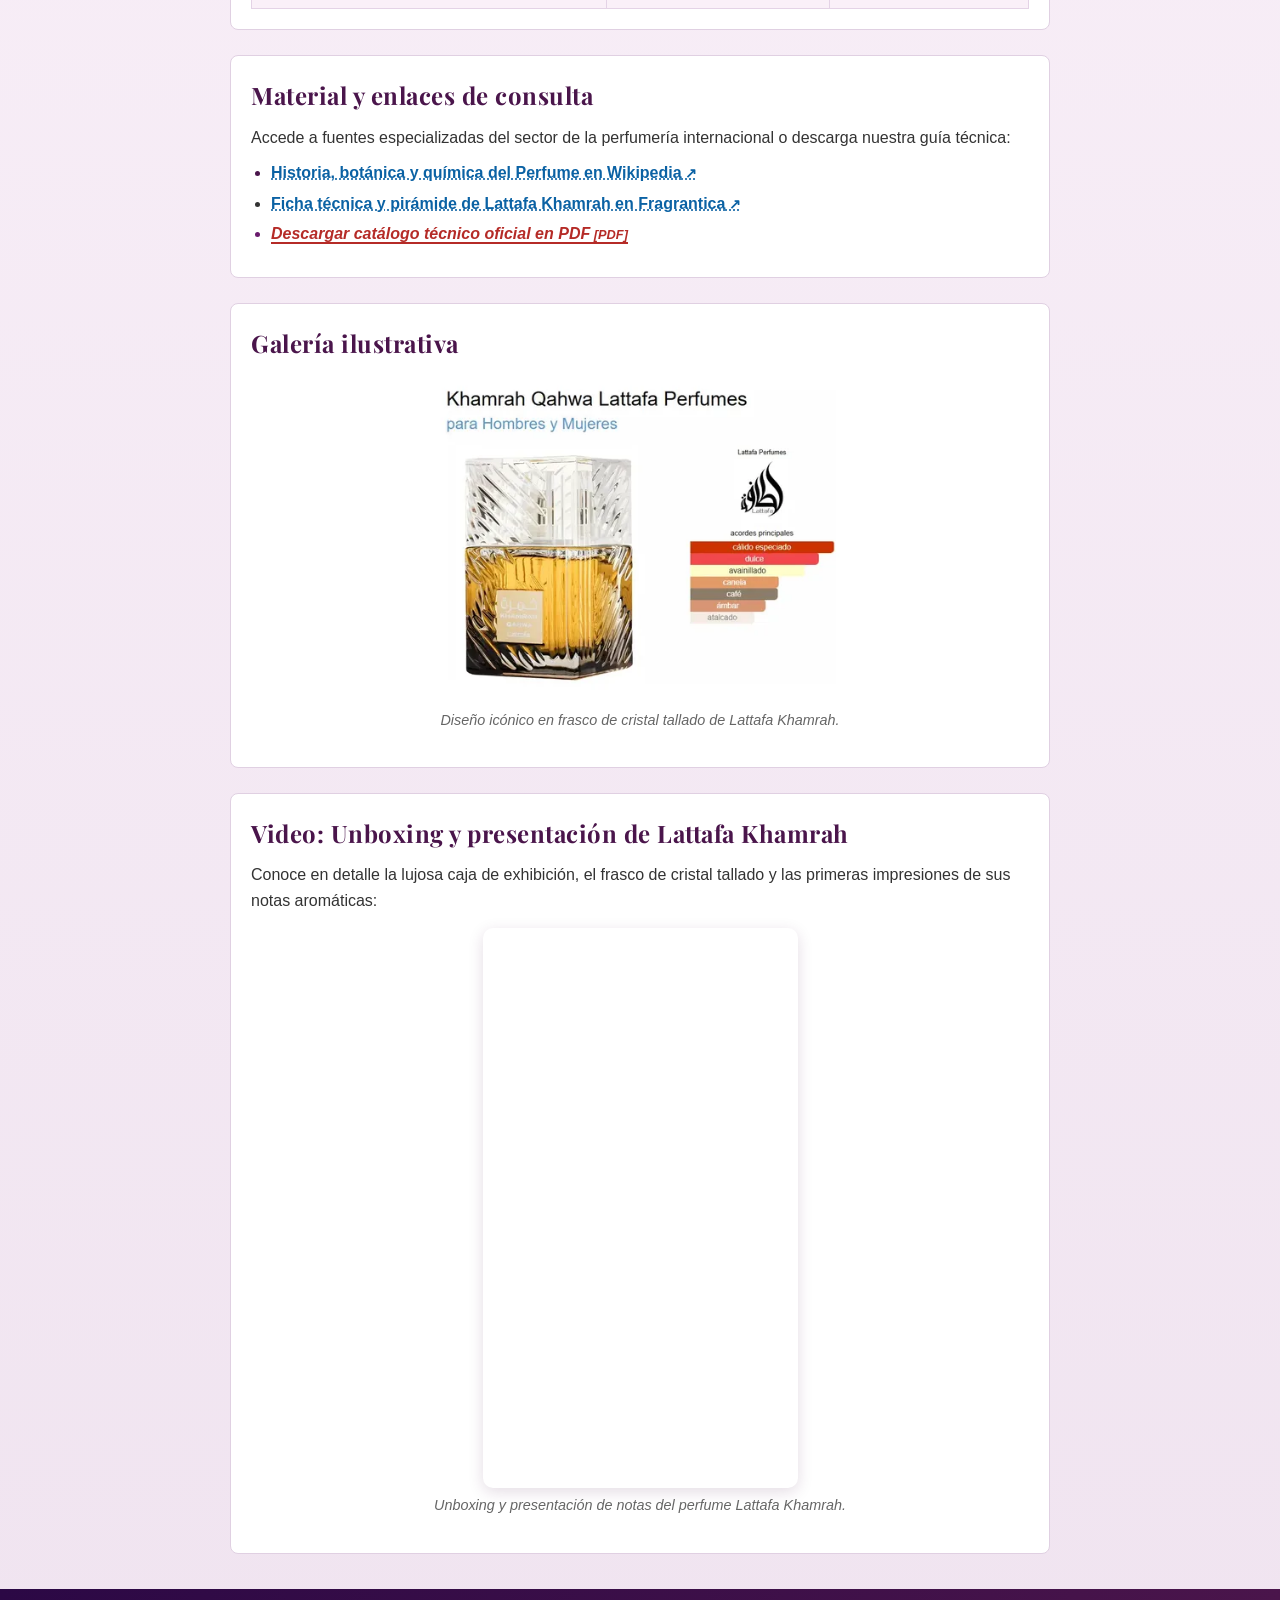
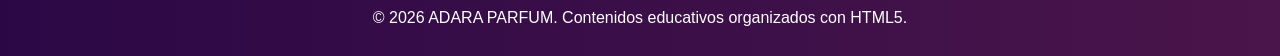
<file: html/contenido.html>
<!DOCTYPE html>
<html lang="es">

<head>
    <meta charset="UTF-8">
    <meta name="viewport" content="width=device-width, initial-scale=1.0">
    <title>ADARA PARFUM | Contenido</title>
    <link rel="stylesheet" href="../style/style.css">
</head>

<body>

    <header>
        <h1>ADARA PARFUM</h1>
        <p>Familias olfativas, notas aromáticas y recursos multimedia.</p>
        <nav class="menu">
            <ul class="menu__lista">
                <li class="menu__item"><a href="index.html" class="menu__enlace">Inicio</a></li>
                <li class="menu__item"><a href="sobre-mi.html" class="menu__enlace">Sobre mí</a></li>
                <li class="menu__item"><a href="contenido.html" class="menu__enlace menu__enlace--activo">Contenido</a>
                </li>
                <li class="menu__item"><a href="contacto.html" class="menu__enlace">Contacto</a></li>
            </ul>
        </nav>
    </header>

    <p class="acceso-rapido">
        <a href="#seccion-video" class="btn-enlace">Saltar a la presentación en video</a>
    </p>

    <main>
        <section id="tipos-perfumes">
            <h2>Familias olfativas de Lattafa Khamrah</h2>
            <div class="detalle-decorativo">
                <span class="punto-circulo"></span>
                <span class="linea-cuadrada"></span>
            </div>
            <p><strong>Lattafa Khamrah</strong> es una creación insignia de la perfumería oriental contemporánea. Su composición entrelaza de forma armónica las siguientes familias y facetas olfativas:</p>
            <ul>
                <li><strong>Familia Oriental / Ambarada (Eje principal):</strong> Es el pilar de la loción y su sello distintivo. Aporta un carácter opulento, cálido y envolvente gracias a la riqueza de la mirra, el benjuí balsámico y las maderas ambaradas que le dan su estela profunda y duradera.</li>
                <li><strong>Familia Especiada Cálida:</strong> Define el impacto inicial de la fragancia. Está liderada por una canela dulce intensa y nuez moscada, generando una sensación acogedora, aromática y picante ideal para la noche y climas fríos.</li>
                <li><strong>Familia Gourmand (Dulce repostero):</strong> Es la faceta más adictiva y moderna de esta loción, construida con acordes exquisitos de dátiles confitados, bombón praliné y vainilla cremosa que le otorgan una textura casi licorosa.</li>
                <li><strong>Familia Amaderada:</strong> Confiere fijación, cuerpo y solidez estructural a través de notas de madera de ámbar (Amberwood), Akigalawood y los matices secos y tostados del haba tonka.</li>
                <li><strong>Familia Floral Blanca (Matiz de equilibrio):</strong> Un toque sutil y elegante en el corazón aportado por los nardos y el mahonial, cuya suavidad aterciopelada redondea las especias y evita que el dulzor abrume.</li>
            </ul>
        </section>

        <section id="piramide-khamrah">
            <h2>Pirámide olfativa: Notas de la loción</h2>
            <div class="detalle-decorativo">
                <span class="punto-circulo"></span>
                <span class="linea-cuadrada"></span>
            </div>
            <p>La evolución de <strong>Lattafa Khamrah</strong> en piel se despliega en tres etapas olfativas continuas:</p>
            <div class="cuadricula-geometrica">
                <article class="caja-cuadrada">
                    <div class="figura-circulo figura-circulo--icono">1</div>
                    <h3 class="caja-cuadrada__titulo">Notas de Salida</h3>
                    <p class="caja-cuadrada__texto">Canela cálida, nuez moscada especiada y bergamota fresca (primeros 15 a 30 min).</p>
                </article>
                <article class="caja-cuadrada">
                    <div class="figura-circulo figura-circulo--icono">2</div>
                    <h3 class="caja-cuadrada__titulo">Notas de Corazón</h3>
                    <p class="caja-cuadrada__texto">Dátiles dulces, bombón praliné, nardos y mahonial (entre 1 y 4 horas).</p>
                </article>
                <article class="caja-cuadrada">
                    <div class="figura-circulo figura-circulo--icono">3</div>
                    <h3 class="caja-cuadrada__titulo">Notas de Fondo</h3>
                    <p class="caja-cuadrada__texto">Vainilla, haba tonka, mirra, benjuí y Amberwood (fijación de 8 a 12+ horas).</p>
                </article>
            </div>
        </section>

        <section id="tabla-concentraciones">
            <h2>Concentraciones y fijación</h2>
            <p>Guía técnica de concentración de aceites esenciales y longevidad en piel (Lattafa Khamrah corresponde a
                la concentración <strong>Eau de Parfum</strong>):</p>
            <table class="tabla-fragancias">
                <thead>
                    <tr>
                        <th>Tipo de concentración</th>
                        <th>Porcentaje de esencia</th>
                        <th>Duración promedio</th>
                    </tr>
                </thead>
                <tbody>
                    <tr>
                        <td>Parfum (Extracto puro)</td>
                        <td>20% - 40%</td>
                        <td>12 a 24 horas</td>
                    </tr>
                    <tr>
                        <td>Eau de Parfum (EdP) - <em>Lattafa Khamrah</em></td>
                        <td>15% - 20%</td>
                        <td>8 a 12+ horas</td>
                    </tr>
                    <tr>
                        <td>Eau de Toilette (EdT)</td>
                        <td>5% - 15%</td>
                        <td>4 a 7 horas</td>
                    </tr>
                    <tr>
                        <td>Eau de Cologne (EdC)</td>
                        <td>2% - 4%</td>
                        <td>2 a 3 horas</td>
                    </tr>
                </tbody>
            </table>
        </section>

        <section id="recursos-enlaces">
            <h2>Material y enlaces de consulta</h2>
            <p>Accede a fuentes especializadas del sector de la perfumería internacional o descarga nuestra guía
                técnica:</p>
            <ul class="lista-enlaces">
                <li><a href="https://es.wikipedia.org/wiki/Perfume" target="_blank" rel="noopener">Historia, botánica y
                        química del Perfume en Wikipedia</a></li>
                <li><a href="https://www.fragrantica.es/perfume/Lattafa-Perfumes/Khamrah-75805.html" target="_blank"
                        rel="noopener">Ficha técnica y pirámide de Lattafa Khamrah en Fragrantica</a></li>
                <li><a href="../recursos/guia-fragancias.pdf" download>Descargar catálogo técnico oficial en PDF</a>
                </li>
            </ul>
        </section>

        <section id="seccion-imagen">
            <h2>Galería ilustrativa</h2>
            <figure>
                <img src="../recursos/khamram.jpg" alt="Frasco de cristal tallado del perfume Lattafa Khamrah"
                    width="425" height="425">
                <figcaption>Diseño icónico en frasco de cristal tallado de Lattafa Khamrah.</figcaption>
            </figure>
        </section>

        <section id="seccion-video">
            <h2>Video: Unboxing y presentación de Lattafa Khamrah</h2>
            <p>Conoce en detalle la lujosa caja de exhibición, el frasco de cristal tallado y las primeras impresiones
                de sus notas aromáticas:</p>
            <figure>
                <iframe width="315" height="560" src="https://www.youtube.com/embed/USwLjS1r1To"
                    title="Unboxing y reseña de Lattafa Khamrah"
                    allow="accelerometer; autoplay; clipboard-write; encrypted-media; gyroscope; picture-in-picture; web-share"
                    allowfullscreen></iframe>
                <figcaption>Unboxing y presentación de notas del perfume Lattafa Khamrah.</figcaption>
            </figure>
        </section>
    </main>

    <footer>
        <p>&copy; 2026 ADARA PARFUM. Contenidos educativos organizados con HTML5.</p>
    </footer>

</body>

</html>
</file>
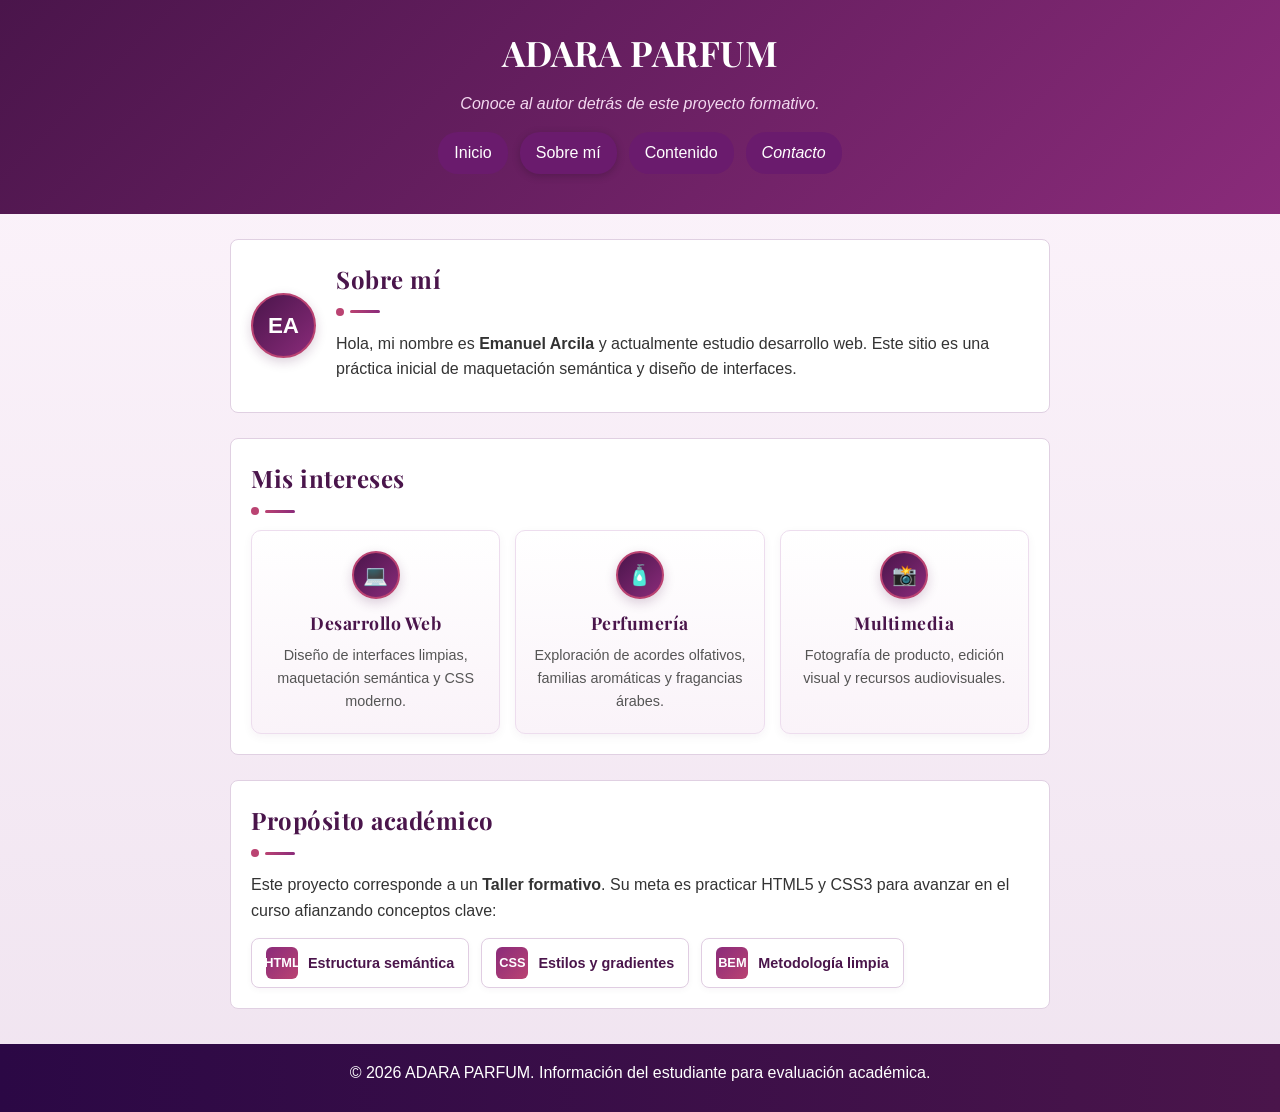
<file: html/sobre-mi.html>
<!DOCTYPE html>
<html lang="es">

<head>
    <meta charset="UTF-8">
    <meta name="viewport" content="width=device-width, initial-scale=1.0">
    <title>ADARA PARFUM | Sobre mí</title>
    <link rel="stylesheet" href="../style/style.css">
</head>

<body>

    <header>
        <h1>ADARA PARFUM</h1>
        <p>Conoce al autor detrás de este proyecto formativo.</p>
        <nav class="menu">
            <ul class="menu__lista">
                <li class="menu__item"><a href="index.html" class="menu__enlace">Inicio</a></li>
                <li class="menu__item"><a href="sobre-mi.html" class="menu__enlace menu__enlace--activo">Sobre mí</a>
                </li>
                <li class="menu__item"><a href="contenido.html" class="menu__enlace">Contenido</a></li>
                <li class="menu__item"><a href="contacto.html" class="menu__enlace">Contacto</a></li>
            </ul>
        </nav>
    </header>

    <main>
        <section id="presentacion-creador">
            <div class="perfil-contenedor">
                <div class="figura-circulo">EA</div>
                <div class="perfil-texto">
                    <h2>Sobre mí</h2>
                    <div class="detalle-decorativo">
                        <span class="punto-circulo"></span>
                        <span class="linea-cuadrada"></span>
                    </div>
                    <p>
                        Hola, mi nombre es <strong>Emanuel Arcila</strong> y actualmente estudio desarrollo web.
                        Este sitio es una práctica inicial de maquetación semántica y diseño de interfaces.
                    </p>
                </div>
            </div>
        </section>

        <section id="intereses">
            <h2>Mis intereses</h2>
            <div class="detalle-decorativo">
                <span class="punto-circulo"></span>
                <span class="linea-cuadrada"></span>
            </div>
            <div class="cuadricula-geometrica">
                <article class="caja-cuadrada">
                    <div class="figura-circulo figura-circulo--icono">💻</div>
                    <h3 class="caja-cuadrada__titulo">Desarrollo Web</h3>
                    <p class="caja-cuadrada__texto">Diseño de interfaces limpias, maquetación semántica y CSS moderno.</p>
                </article>
                <article class="caja-cuadrada">
                    <div class="figura-circulo figura-circulo--icono">🧴</div>
                    <h3 class="caja-cuadrada__titulo">Perfumería</h3>
                    <p class="caja-cuadrada__texto">Exploración de acordes olfativos, familias aromáticas y fragancias árabes.</p>
                </article>
                <article class="caja-cuadrada">
                    <div class="figura-circulo figura-circulo--icono">📸</div>
                    <h3 class="caja-cuadrada__titulo">Multimedia</h3>
                    <p class="caja-cuadrada__texto">Fotografía de producto, edición visual y recursos audiovisuales.</p>
                </article>
            </div>
        </section>

        <section id="proposito-academico">
            <h2>Propósito académico</h2>
            <div class="detalle-decorativo">
                <span class="punto-circulo"></span>
                <span class="linea-cuadrada"></span>
            </div>
            <p>
                Este proyecto corresponde a un <strong>Taller formativo</strong>. Su meta es practicar HTML5 y CSS3 para avanzar en el curso afianzando conceptos clave:
            </p>
            <div class="badges-contenedor">
                <div class="tarjeta-metrica">
                    <span class="figura-cuadrado">HTML</span>
                    <span class="tarjeta-metrica__etiqueta">Estructura semántica</span>
                </div>
                <div class="tarjeta-metrica">
                    <span class="figura-cuadrado">CSS</span>
                    <span class="tarjeta-metrica__etiqueta">Estilos y gradientes</span>
                </div>
                <div class="tarjeta-metrica">
                    <span class="figura-cuadrado">BEM</span>
                    <span class="tarjeta-metrica__etiqueta">Metodología limpia</span>
                </div>
            </div>
        </section>
    </main>

    <footer>
        <p>&copy; 2026 ADARA PARFUM. Información del estudiante para evaluación académica.</p>
    </footer>

</body>

</html>
</file>
<file: style.css>
@import url('https://fonts.googleapis.com/css2?family=Playfair+Display:ital,wght@0,600;0,700;1,400&display=swap');

/* Base y tipografia */
* {
    margin: 0;
    padding: 0;
    box-sizing: border-box;
}

body {
    font-family: Arial, Helvetica, sans-serif;
    color: #333333;
    line-height: 1.6;
    background: linear-gradient(#fdf5fc, #f0e4f0);
    min-height: 100vh;
}

:is(h1, h2, h3) {
    font-family: 'Playfair Display', Georgia, Garamond, 'Times New Roman', serif;
    color: #4a154b;
    letter-spacing: 0.5px;
    margin-bottom: 10px;
}

p, ul {
    margin-bottom: 10px;
}

ul {
    margin-left: 20px;
}

li {
    margin-bottom: 5px;
}

/* Encabezado y menu */
header, footer {
    color: #ffffff;
    text-align: center;
}

header {
    background: linear-gradient(135deg, #4a154b, #8a2b7a);
    padding: 25px 15px;
}

header h1 {
    font-size: 2.2rem;
    color: #ffffff;
}

header p {
    color: #f3d9f0;
    font-style: italic;
    margin-bottom: 15px;
}

.menu__lista {
    list-style: none;
    display: flex;
    justify-content: center;
    gap: 12px;
    flex-wrap: wrap;
    margin-left: 0;
}

.menu__lista > .menu__item > .menu__enlace {
    color: #ffffff;
    text-decoration: none;
    background: #6a1b6d;
    padding: 8px 16px;
    border-radius: 20px;
    display: inline-block;
    font-weight: 500;
}

.menu__enlace--activo {
    background: linear-gradient(to right, #8a2b7a, #ba4372);
    box-shadow: 0 2px 8px rgba(0, 0, 0, 0.2);
}

/* Secciones y contenedores */
main {
    width: 88%;
    max-width: 820px;
    margin: 25px auto;
}

section {
    background: #ffffff;
    padding: 20px;
    border-radius: 8px;
    border: 1px solid #e0d0e2;
}

section:not(:last-child) {
    margin-bottom: 25px;
}

/* Tarjeta BEM */
.tarjeta {
    background: #ffffff;
    border-radius: 12px;
    border: 1px solid #edddee;
    padding: 20px;
    margin-top: 15px;
    box-shadow: 0 4px 14px rgba(74, 21, 75, 0.08);
}

.tarjeta--destacada {
    border-left: 6px solid #8a2b7a;
    background: linear-gradient(180deg, #ffffff 0%, #faf2f8 100%);
}

.tarjeta__imagen {
    width: 100%;
    max-width: 420px;
    height: auto;
    border-radius: 8px;
    display: block;
    margin-bottom: 12px;
}

.tarjeta__titulo {
    font-size: 1.35rem;
    margin-bottom: 8px;
}

.tarjeta__titulo--resaltado {
    color: #8a2b7a;
}

.tarjeta__texto {
    color: #4a404c;
    font-size: 1rem;
    margin-bottom: 14px;
}

.tarjeta__enlace {
    display: inline-block;
    padding: 8px 16px;
    border-radius: 6px;
    text-decoration: none;
    font-weight: 600;
}

.tarjeta__enlace--primario {
    background: linear-gradient(to right, #8a2b7a, #ba4372);
    color: #ffffff;
}

/* Tablas y listas */
.tabla-fragancias {
    width: 100%;
    border-collapse: collapse;
    margin-top: 15px;
}

.tabla-fragancias th,
.tabla-fragancias td {
    padding: 10px 14px;
    border: 1px solid #e4d3e6;
    text-align: left;
}

.tabla-fragancias thead th {
    background: linear-gradient(to right, #4a154b, #7d2a74);
    color: #ffffff;
}

.tabla-fragancias tbody tr:nth-child(even) {
    background-color: #faf0f8;
}

.tabla-fragancias tbody tr:nth-child(odd) {
    background-color: #ffffff;
}

ul li:first-child {
    font-weight: 600;
    color: #4a154b;
}

ul li:last-child {
    font-style: italic;
    color: #6a1b6d;
}

/* Enlaces por atributo */
a[href^="https"] {
    color: #0b62a4;
    text-decoration: underline dotted;
    font-weight: 600;
}

a[href^="https"]::after {
    content: " ↗";
    font-size: 0.85em;
}

a[href$=".pdf"] {
    color: #b52b27;
    font-weight: bold;
    text-decoration: none;
    border-bottom: 2px solid #b52b27;
}

a[href$=".pdf"]::after {
    content: " [PDF]";
    font-size: 0.8em;
}

/* Estados interactivos */
a, button {
    cursor: pointer;
}

a:focus, button:focus {
    outline: 2px dashed #ba4372;
    outline-offset: 3px;
}

a:hover {
    opacity: 0.85;
}

.menu__enlace:hover {
    background: linear-gradient(to right, #8a2b7a, #b3398b);
}

button:active,
.btn-enlace:active,
.tarjeta__enlace:active {
    filter: brightness(0.85);
}

/* Formularios y multimedia */
.btn-enlace, button {
    color: #ffffff;
    text-decoration: none;
    padding: 8px 16px;
    border-radius: 5px;
    display: inline-block;
    background: linear-gradient(to right, #6a1b6d, #9c27b0);
    border: none;
    font-size: 1rem;
    font-family: inherit;
}

input {
    width: 100%;
    max-width: 400px;
    padding: 8px;
    margin-top: 5px;
    border: 1px solid #cccccc;
    border-radius: 4px;
}

#resultado {
    border-left: 5px solid #8a2b7a;
}

.acceso-rapido, figure {
    text-align: center;
    margin: 15px 0;
}

img, video {
    max-width: 100%;
    height: auto;
    border-radius: 8px;
}

iframe {
    display: block;
    margin: 0 auto;
    max-width: 100%;
    border-radius: 10px;
    border: none;
    box-shadow: 0 4px 15px rgba(74, 21, 75, 0.15);
}

figcaption {
    margin-top: 6px;
    font-size: 0.9rem;
    color: #666666;
    font-style: italic;
}

footer {
    background: linear-gradient(to right, #2b0845, #4a154b);
    padding: 16px;
    margin-top: 35px;
}

/* Elementos geometricos */
.perfil-contenedor {
    display: flex;
    align-items: center;
    gap: 20px;
    flex-wrap: wrap;
}

.perfil-texto {
    flex: 1;
    min-width: 240px;
}

.figura-circulo {
    width: 65px;
    height: 65px;
    border-radius: 50%;
    background: linear-gradient(135deg, #4a154b, #8a2b7a);
    display: flex;
    align-items: center;
    justify-content: center;
    color: #ffffff;
    font-weight: bold;
    font-size: 1.4rem;
    box-shadow: 0 4px 12px rgba(74, 21, 75, 0.2);
    border: 2px solid #ba4372;
    flex-shrink: 0;
}

.figura-circulo--icono {
    width: 48px;
    height: 48px;
    font-size: 1.25rem;
    margin: 0 auto 10px;
}

.cuadricula-geometrica {
    display: grid;
    grid-template-columns: repeat(auto-fit, minmax(200px, 1fr));
    gap: 15px;
    margin-top: 15px;
}

.caja-cuadrada {
    background: linear-gradient(180deg, #ffffff 0%, #faf3f9 100%);
    border: 1px solid #edddee;
    border-radius: 10px;
    padding: 20px 15px;
    text-align: center;
    box-shadow: 0 3px 10px rgba(74, 21, 75, 0.05);
}

.caja-cuadrada:hover {
    border-color: #ba4372;
}

.caja-cuadrada__titulo {
    font-size: 1.1rem;
    color: #4a154b;
    margin-bottom: 6px;
}

.caja-cuadrada__texto {
    font-size: 0.9rem;
    color: #555555;
    margin-bottom: 0;
}

.badges-contenedor {
    display: flex;
    gap: 12px;
    flex-wrap: wrap;
    margin-top: 15px;
}

.tarjeta-metrica {
    display: flex;
    align-items: center;
    gap: 10px;
    background: #ffffff;
    border: 1px solid #e0cde2;
    border-radius: 8px;
    padding: 8px 14px;
    box-shadow: 0 2px 6px rgba(74, 21, 75, 0.04);
}

.figura-cuadrado {
    width: 32px;
    height: 32px;
    border-radius: 6px;
    background: linear-gradient(135deg, #8a2b7a, #ba4372);
    color: #ffffff;
    display: flex;
    align-items: center;
    justify-content: center;
    font-size: 0.8rem;
    font-weight: bold;
    flex-shrink: 0;
}

.tarjeta-metrica__etiqueta {
    font-size: 0.9rem;
    font-weight: 600;
    color: #4a154b;
}

.detalle-decorativo {
    display: flex;
    align-items: center;
    gap: 6px;
    margin: 8px 0 15px;
}

.punto-circulo {
    width: 8px;
    height: 8px;
    border-radius: 50%;
    background-color: #ba4372;
}

.linea-cuadrada {
    width: 30px;
    height: 3px;
    background: linear-gradient(to right, #ba4372, #8a2b7a);
    border-radius: 2px;
}
</file>
<file: style/style.css>
@import url('https://fonts.googleapis.com/css2?family=Playfair+Display:ital,wght@0,600;0,700;1,400&display=swap');

/* Base y tipografia */
* {
    margin: 0;
    padding: 0;
    box-sizing: border-box;
}

body {
    font-family: Arial, Helvetica, sans-serif;
    color: #333333;
    line-height: 1.6;
    background: linear-gradient(#fdf5fc, #f0e4f0);
    min-height: 100vh;
}

:is(h1, h2, h3) {
    font-family: 'Playfair Display', Georgia, Garamond, 'Times New Roman', serif;
    color: #4a154b;
    letter-spacing: 0.5px;
    margin-bottom: 10px;
}

p, ul {
    margin-bottom: 10px;
}

ul {
    margin-left: 20px;
}

li {
    margin-bottom: 5px;
}

/* Encabezado y menu */
header, footer {
    color: #ffffff;
    text-align: center;
}

header {
    background: linear-gradient(135deg, #4a154b, #8a2b7a);
    padding: 25px 15px;
}

header h1 {
    font-size: 2.2rem;
    color: #ffffff;
}

header p {
    color: #f3d9f0;
    font-style: italic;
    margin-bottom: 15px;
}

.menu__lista {
    list-style: none;
    display: flex;
    justify-content: center;
    gap: 12px;
    flex-wrap: wrap;
    margin-left: 0;
}

.menu__lista > .menu__item > .menu__enlace {
    color: #ffffff;
    text-decoration: none;
    background: #6a1b6d;
    padding: 8px 16px;
    border-radius: 20px;
    display: inline-block;
    font-weight: 500;
}

.menu__enlace--activo {
    background: linear-gradient(to right, #8a2b7a, #ba4372);
    box-shadow: 0 2px 8px rgba(0, 0, 0, 0.2);
}

/* Secciones y contenedores */
main {
    width: 88%;
    max-width: 820px;
    margin: 25px auto;
}

section {
    background: #ffffff;
    padding: 20px;
    border-radius: 8px;
    border: 1px solid #e0d0e2;
}

section:not(:last-child) {
    margin-bottom: 25px;
}

/* Tarjeta BEM */
.tarjeta {
    background: #ffffff;
    border-radius: 12px;
    border: 1px solid #edddee;
    padding: 20px;
    margin-top: 15px;
    box-shadow: 0 4px 14px rgba(74, 21, 75, 0.08);
}

.tarjeta--destacada {
    border-left: 6px solid #8a2b7a;
    background: linear-gradient(180deg, #ffffff 0%, #faf2f8 100%);
}

.tarjeta__imagen {
    width: 100%;
    max-width: 420px;
    height: auto;
    border-radius: 8px;
    display: block;
    margin-bottom: 12px;
}

.tarjeta__titulo {
    font-size: 1.35rem;
    margin-bottom: 8px;
}

.tarjeta__titulo--resaltado {
    color: #8a2b7a;
}

.tarjeta__texto {
    color: #4a404c;
    font-size: 1rem;
    margin-bottom: 14px;
}

.tarjeta__enlace {
    display: inline-block;
    padding: 8px 16px;
    border-radius: 6px;
    text-decoration: none;
    font-weight: 600;
}

.tarjeta__enlace--primario {
    background: linear-gradient(to right, #8a2b7a, #ba4372);
    color: #ffffff;
}

/* Tablas y listas */
.tabla-fragancias {
    width: 100%;
    border-collapse: collapse;
    margin-top: 15px;
}

.tabla-fragancias th,
.tabla-fragancias td {
    padding: 10px 14px;
    border: 1px solid #e4d3e6;
    text-align: left;
}

.tabla-fragancias thead th {
    background: linear-gradient(to right, #4a154b, #7d2a74);
    color: #ffffff;
}

.tabla-fragancias tbody tr:nth-child(even) {
    background-color: #faf0f8;
}

.tabla-fragancias tbody tr:nth-child(odd) {
    background-color: #ffffff;
}

ul li:first-child {
    font-weight: 600;
    color: #4a154b;
}

ul li:last-child {
    font-style: italic;
    color: #6a1b6d;
}

/* Enlaces por atributo */
a[href^="https"] {
    color: #0b62a4;
    text-decoration: underline dotted;
    font-weight: 600;
}

a[href^="https"]::after {
    content: " ↗";
    font-size: 0.85em;
}

a[href$=".pdf"] {
    color: #b52b27;
    font-weight: bold;
    text-decoration: none;
    border-bottom: 2px solid #b52b27;
}

a[href$=".pdf"]::after {
    content: " [PDF]";
    font-size: 0.8em;
}

/* Estados interactivos */
a, button {
    cursor: pointer;
}

a:focus, button:focus {
    outline: 2px dashed #ba4372;
    outline-offset: 3px;
}

a:hover {
    opacity: 0.85;
}

.menu__enlace:hover {
    background: linear-gradient(to right, #8a2b7a, #b3398b);
}

button:active,
.btn-enlace:active,
.tarjeta__enlace:active {
    filter: brightness(0.85);
}

/* Formularios y multimedia */
.btn-enlace, button {
    color: #ffffff;
    text-decoration: none;
    padding: 8px 16px;
    border-radius: 5px;
    display: inline-block;
    background: linear-gradient(to right, #6a1b6d, #9c27b0);
    border: none;
    font-size: 1rem;
    font-family: inherit;
}

input {
    width: 100%;
    max-width: 400px;
    padding: 8px;
    margin-top: 5px;
    border: 1px solid #cccccc;
    border-radius: 4px;
}

#resultado {
    border-left: 5px solid #8a2b7a;
}

.acceso-rapido, figure {
    text-align: center;
    margin: 15px 0;
}

img, video {
    max-width: 100%;
    height: auto;
    border-radius: 8px;
}

iframe {
    display: block;
    margin: 0 auto;
    max-width: 100%;
    border-radius: 10px;
    border: none;
    box-shadow: 0 4px 15px rgba(74, 21, 75, 0.15);
}

figcaption {
    margin-top: 6px;
    font-size: 0.9rem;
    color: #666666;
    font-style: italic;
}

footer {
    background: linear-gradient(to right, #2b0845, #4a154b);
    padding: 16px;
    margin-top: 35px;
}

/* Elementos geometricos */
.perfil-contenedor {
    display: flex;
    align-items: center;
    gap: 20px;
    flex-wrap: wrap;
}

.perfil-texto {
    flex: 1;
    min-width: 240px;
}

.figura-circulo {
    width: 65px;
    height: 65px;
    border-radius: 50%;
    background: linear-gradient(135deg, #4a154b, #8a2b7a);
    display: flex;
    align-items: center;
    justify-content: center;
    color: #ffffff;
    font-weight: bold;
    font-size: 1.4rem;
    box-shadow: 0 4px 12px rgba(74, 21, 75, 0.2);
    border: 2px solid #ba4372;
    flex-shrink: 0;
}

.figura-circulo--icono {
    width: 48px;
    height: 48px;
    font-size: 1.25rem;
    margin: 0 auto 10px;
}

.cuadricula-geometrica {
    display: grid;
    grid-template-columns: repeat(auto-fit, minmax(200px, 1fr));
    gap: 15px;
    margin-top: 15px;
}

.caja-cuadrada {
    background: linear-gradient(180deg, #ffffff 0%, #faf3f9 100%);
    border: 1px solid #edddee;
    border-radius: 10px;
    padding: 20px 15px;
    text-align: center;
    box-shadow: 0 3px 10px rgba(74, 21, 75, 0.05);
}

.caja-cuadrada:hover {
    border-color: #ba4372;
}

.caja-cuadrada__titulo {
    font-size: 1.1rem;
    color: #4a154b;
    margin-bottom: 6px;
}

.caja-cuadrada__texto {
    font-size: 0.9rem;
    color: #555555;
    margin-bottom: 0;
}

.badges-contenedor {
    display: flex;
    gap: 12px;
    flex-wrap: wrap;
    margin-top: 15px;
}

.tarjeta-metrica {
    display: flex;
    align-items: center;
    gap: 10px;
    background: #ffffff;
    border: 1px solid #e0cde2;
    border-radius: 8px;
    padding: 8px 14px;
    box-shadow: 0 2px 6px rgba(74, 21, 75, 0.04);
}

.figura-cuadrado {
    width: 32px;
    height: 32px;
    border-radius: 6px;
    background: linear-gradient(135deg, #8a2b7a, #ba4372);
    color: #ffffff;
    display: flex;
    align-items: center;
    justify-content: center;
    font-size: 0.8rem;
    font-weight: bold;
    flex-shrink: 0;
}

.tarjeta-metrica__etiqueta {
    font-size: 0.9rem;
    font-weight: 600;
    color: #4a154b;
}

.detalle-decorativo {
    display: flex;
    align-items: center;
    gap: 6px;
    margin: 8px 0 15px;
}

.punto-circulo {
    width: 8px;
    height: 8px;
    border-radius: 50%;
    background-color: #ba4372;
}

.linea-cuadrada {
    width: 30px;
    height: 3px;
    background: linear-gradient(to right, #ba4372, #8a2b7a);
    border-radius: 2px;
}
</file>
